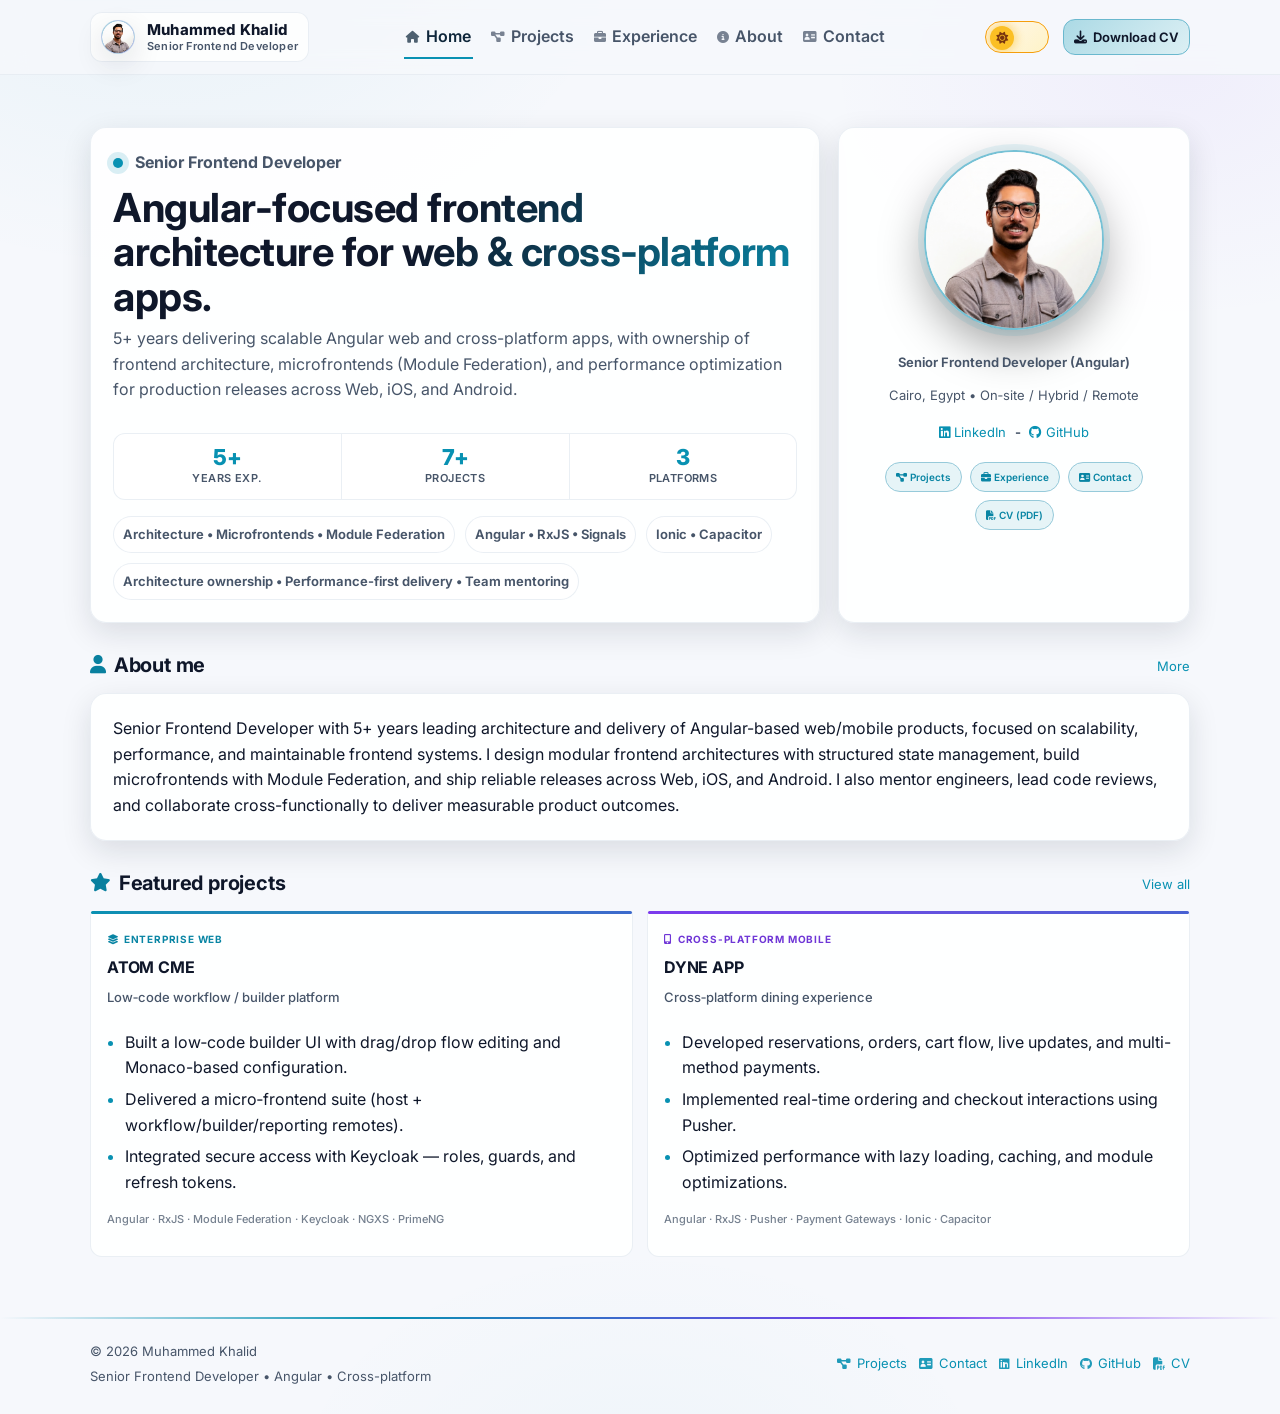
<file: index.html>
<!doctype html>
<html lang="en" data-theme="light">
  <head>
    <meta charset="utf-8" />
    <meta name="viewport" content="width=device-width, initial-scale=1" />
    <title>Muhammed Khalid | Senior Frontend Developer</title>
    <meta
      name="description"
      content="Senior Frontend Developer (Angular) with 5+ years of experience delivering scalable, high-performance web and cross-platform applications."
    />
    <meta property="og:type" content="website" />
    <meta property="og:url" content="https://muhammedkhaliidd.github.io/" />
    <meta
      property="og:title"
      content="Muhammed Khalid | Senior Frontend Developer"
    />
    <meta
      property="og:description"
      content="Senior Frontend Developer (Angular) with 5+ years of experience building scalable, high-performance web and cross-platform applications."
    />
    <meta
      property="og:image"
      content="https://muhammedkhaliidd.github.io/assets/img/headshot.png"
    />
    <meta property="og:image:alt" content="Muhammed Khalid portrait" />
    <meta name="twitter:card" content="summary_large_image" />
    <meta
      name="twitter:title"
      content="Muhammed Khalid | Senior Frontend Developer"
    />
    <meta
      name="twitter:description"
      content="Senior Frontend Developer (Angular) with 5+ years of experience building scalable, high-performance web and cross-platform applications."
    />
    <meta
      name="twitter:image"
      content="https://muhammedkhaliidd.github.io/assets/img/headshot.png"
    />
    <link rel="preconnect" href="https://fonts.googleapis.com" />
    <link
      href="https://fonts.googleapis.com/css2?family=Inter:ital,opsz,wght@0,14..32,400;0,14..32,500;0,14..32,600;0,14..32,700;0,14..32,800&display=swap"
      rel="stylesheet"
    />
    <link
      rel="stylesheet"
      href="https://cdnjs.cloudflare.com/ajax/libs/font-awesome/6.5.2/css/all.min.css"
    />
    <link rel="icon" type="image/png" href="assets/img/headshot.png" />
    <link rel="apple-touch-icon" href="assets/img/headshot.png" />
    <link rel="stylesheet" href="assets/css/styles.css" />
  </head>
  <body>
    <a class="skipLink" href="#content">Skip to content</a>

    <header class="siteHeader">
      <div class="container">
        <div class="navBar">
          <a class="brand" href="index.html">
            <span class="brandMark" aria-hidden="true">
              <img src="assets/img/headshot.png" alt="" />
            </span>
            <span class="brandText"
              ><span class="brandName">Muhammed Khalid</span
              ><span class="brandRole">Senior Frontend Developer</span></span
            >
          </a>

          <nav class="navLinks" aria-label="Primary">
            <a href="index.html">Home</a>
            <a href="projects.html">Projects</a>
            <a href="experience.html">Experience</a>
            <a href="about.html">About</a>
            <a href="contact.html">Contact</a>
          </nav>

          <div class="navActions">
            <button
              class="themeToggle"
              type="button"
              data-theme-toggle
              aria-pressed="false"
              aria-label="Switch to dark mode"
            >
              <span class="toggleTrack" aria-hidden="true">
                <span class="toggleStar"></span>
                <span class="toggleStar"></span>
                <span class="toggleStar"></span>
                <span class="toggleOrb">
                  <i
                    class="fa-solid fa-moon toggleOrbIcon toggleOrbIcon--moon"
                    aria-hidden="true"
                  ></i>
                  <i
                    class="fa-solid fa-sun toggleOrbIcon toggleOrbIcon--sun"
                    aria-hidden="true"
                  ></i>
                </span>
              </span>
            </button>
            <a
              class="btn btnPrimary"
              href="https://drive.google.com/uc?export=download&id=1ogMhPn9wdrZe2wG6lk75J7KMx99sVMgh"
              target="_blank"
              rel="noreferrer"
              >Download CV</a
            >
          </div>
        </div>
      </div>
    </header>

    <main id="content">
      <section class="hero">
        <div class="container">
          <div class="heroGrid">
            <div class="heroCard reveal">
              <div class="kicker">
                <span class="kickerDot" aria-hidden="true"></span> Senior
                Frontend Developer
              </div>
              <h1>
                Angular-focused frontend architecture for web & cross‑platform
                apps.
              </h1>
              <p class="subtitle">
                5+ years delivering scalable Angular web and cross-platform
                apps, with ownership of frontend architecture, microfrontends
                (Module Federation), and performance optimization for production
                releases across Web, iOS, and Android.
              </p>

              <div class="statsRow" aria-label="Career highlights">
                <div class="stat">
                  <span class="statNum">5+</span>
                  <span class="statLabel">Years exp.</span>
                </div>
                <div class="stat">
                  <span class="statNum">7+</span>
                  <span class="statLabel">Projects</span>
                </div>
                <div class="stat">
                  <span class="statNum">3</span>
                  <span class="statLabel">Platforms</span>
                </div>
              </div>

              <div class="pillRow" aria-label="Highlights">
                <span class="pill"
                  >Architecture • Microfrontends • Module Federation</span
                >
                <span class="pill">Angular • RxJS • Signals</span>
                <span class="pill">Ionic • Capacitor</span>
                <span class="pill"
                  >Architecture ownership • Performance-first delivery • Team
                  mentoring</span
                >
              </div>
            </div>

            <aside
              class="heroCard reveal"
              style="transition-delay: 0.1s"
              aria-label="Quick info"
            >
              <div class="avatarWrap">
                <img
                  class="avatar"
                  src="assets/img/headshot.png"
                  alt="Muhammed Khalid portrait"
                />
                <p class="avatarCaption small">
                  Senior Frontend Developer (Angular)
                </p>
                <p class="small" style="margin: 0; color: var(--muted)">
                  Cairo, Egypt • On‑site / Hybrid / Remote
                </p>
              </div>

              <div
                class="section"
                style="
                  margin-top: 16px;
                  display: flex;
                  flex-direction: column;
                  align-items: center;
                  gap: 10px;
                "
              >

                <p class="small" style="margin: 0px; color: var(--muted)">
                  <a
                    href="https://www.linkedin.com/in/muhammedkhaliid/"
                    target="_blank"
                    rel="noreferrer"
                    ><i class="fa-brands fa-linkedin" aria-hidden="true"></i>
                    LinkedIn</a
                  >
                  <span style="margin: 0px 5px; font-weight: bolder"> - </span>
                  <a
                    href="https://github.com/muhammedkhaliidd"
                    target="_blank"
                    rel="noreferrer"
                    ><i class="fa-brands fa-github" aria-hidden="true"></i>
                    GitHub</a
                  >
                </p>
                <div class="tagRow">
                  <a class="tag" href="projects.html"
                    ><i
                      class="fa-solid fa-diagram-project"
                      aria-hidden="true"
                    ></i>
                    Projects</a
                  >
                  <a class="tag" href="experience.html"
                    ><i class="fa-solid fa-briefcase" aria-hidden="true"></i>
                    Experience</a
                  >
                  <a class="tag" href="contact.html"
                    ><i class="fa-solid fa-address-card" aria-hidden="true"></i>
                    Contact</a
                  >
                  <a
                    class="tag"
                    href="https://drive.google.com/file/d/1ogMhPn9wdrZe2wG6lk75J7KMx99sVMgh/view?usp=sharing"
                    target="_blank"
                    rel="noreferrer"
                    ><i class="fa-solid fa-file-pdf" aria-hidden="true"></i> CV
                    (PDF)</a
                  >
                </div>
              </div>
            </aside>
          </div>

          <section
            class="section reveal"
            style="transition-delay: 0.05s"
            aria-label="About me"
          >
            <div class="sectionHeader">
              <h2 class="titleWithIcon">
                <i class="fa-solid fa-user titleIcon" aria-hidden="true"></i>
                About me
              </h2>
              <a class="small" href="about.html">More</a>
            </div>
            <div class="heroCard">
              <p style="margin: 0; color: var(--text)">
                Senior Frontend Developer with 5+ years leading architecture and
                delivery of Angular-based web/mobile products, focused on
                scalability, performance, and maintainable frontend systems. I
                design modular frontend architectures with structured state
                management, build microfrontends with Module Federation, and
                ship reliable releases across Web, iOS, and Android. I also
                mentor engineers, lead code reviews, and collaborate
                cross-functionally to deliver measurable product outcomes.
              </p>
            </div>
          </section>

          <section
            class="section reveal"
            style="transition-delay: 0.1s"
            aria-label="Featured projects"
          >
            <div class="sectionHeader">
              <h2 class="titleWithIcon">
                <i class="fa-solid fa-star titleIcon" aria-hidden="true"></i>
                Featured projects
              </h2>
              <a class="small" href="projects.html">View all</a>
            </div>
            <div class="grid2">
              <article
                class="card projectCard projectCard--web reveal"
                style="transition-delay: 0.05s"
              >
                <div class="projectCardTop">
                  <span class="projectType">
                    <i class="fa-solid fa-layer-group" aria-hidden="true"></i>
                    Enterprise Web
                  </span>
                </div>
                <h3 class="projectName">ATOM CME</h3>
                <p class="projectDesc">Low‑code workflow / builder platform</p>
                <ul class="list">
                  <li>
                    Built a low‑code builder UI with drag/drop flow editing and
                    Monaco-based configuration.
                  </li>
                  <li>
                    Delivered a micro‑frontend suite (host +
                    workflow/builder/reporting remotes).
                  </li>
                  <li>
                    Integrated secure access with Keycloak — roles, guards, and
                    refresh tokens.
                  </li>
                </ul>
                <p class="projectStack">
                  Angular · RxJS · Module Federation · Keycloak · NGXS · PrimeNG
                </p>
              </article>
              <article
                class="card projectCard projectCard--mobile reveal"
                style="transition-delay: 0.1s"
              >
                <div class="projectCardTop">
                  <span class="projectType projectType--mobile">
                    <i
                      class="fa-solid fa-mobile-screen-button"
                      aria-hidden="true"
                    ></i>
                    Cross-platform Mobile
                  </span>
                </div>
                <h3 class="projectName">DYNE APP</h3>
                <p class="projectDesc">Cross‑platform dining experience</p>
                <ul class="list">
                  <li>
                    Developed reservations, orders, cart flow, live updates, and
                    multi-method payments.
                  </li>
                  <li>
                    Implemented real-time ordering and checkout interactions
                    using Pusher.
                  </li>
                  <li>
                    Optimized performance with lazy loading, caching, and module
                    optimizations.
                  </li>
                </ul>
                <p class="projectStack">
                  Angular · RxJS · Pusher · Payment Gateways · Ionic · Capacitor
                </p>
              </article>
            </div>
          </section>
        </div>
      </section>
    </main>

    <footer class="siteFooter">
      <div class="container">
        <div class="footerRow">
          <div class="footerMeta">
            <div class="small">© <span id="y"></span> Muhammed Khalid</div>
            <div class="small footerTagline">
              Senior Frontend Developer • Angular • Cross-platform
            </div>
          </div>
          <div class="footerLinks small">
            <a href="projects.html">Projects</a>
            <a href="contact.html">Contact</a>
            <a
              href="https://www.linkedin.com/in/muhammedkhaliid/"
              target="_blank"
              rel="noreferrer"
              >LinkedIn</a
            >
            <a
              href="https://github.com/muhammedkhaliidd"
              target="_blank"
              rel="noreferrer"
              >GitHub</a
            >
            <a
              href="https://drive.google.com/file/d/1ogMhPn9wdrZe2wG6lk75J7KMx99sVMgh/view?usp=sharing"
              target="_blank"
              rel="noreferrer"
              >CV</a
            >
          </div>
        </div>
      </div>
      <script>
        document.getElementById("y").textContent = String(
          new Date().getFullYear(),
        );
      </script>
      <script src="assets/js/main.js"></script>
    </footer>
  </body>
</html>
</file>
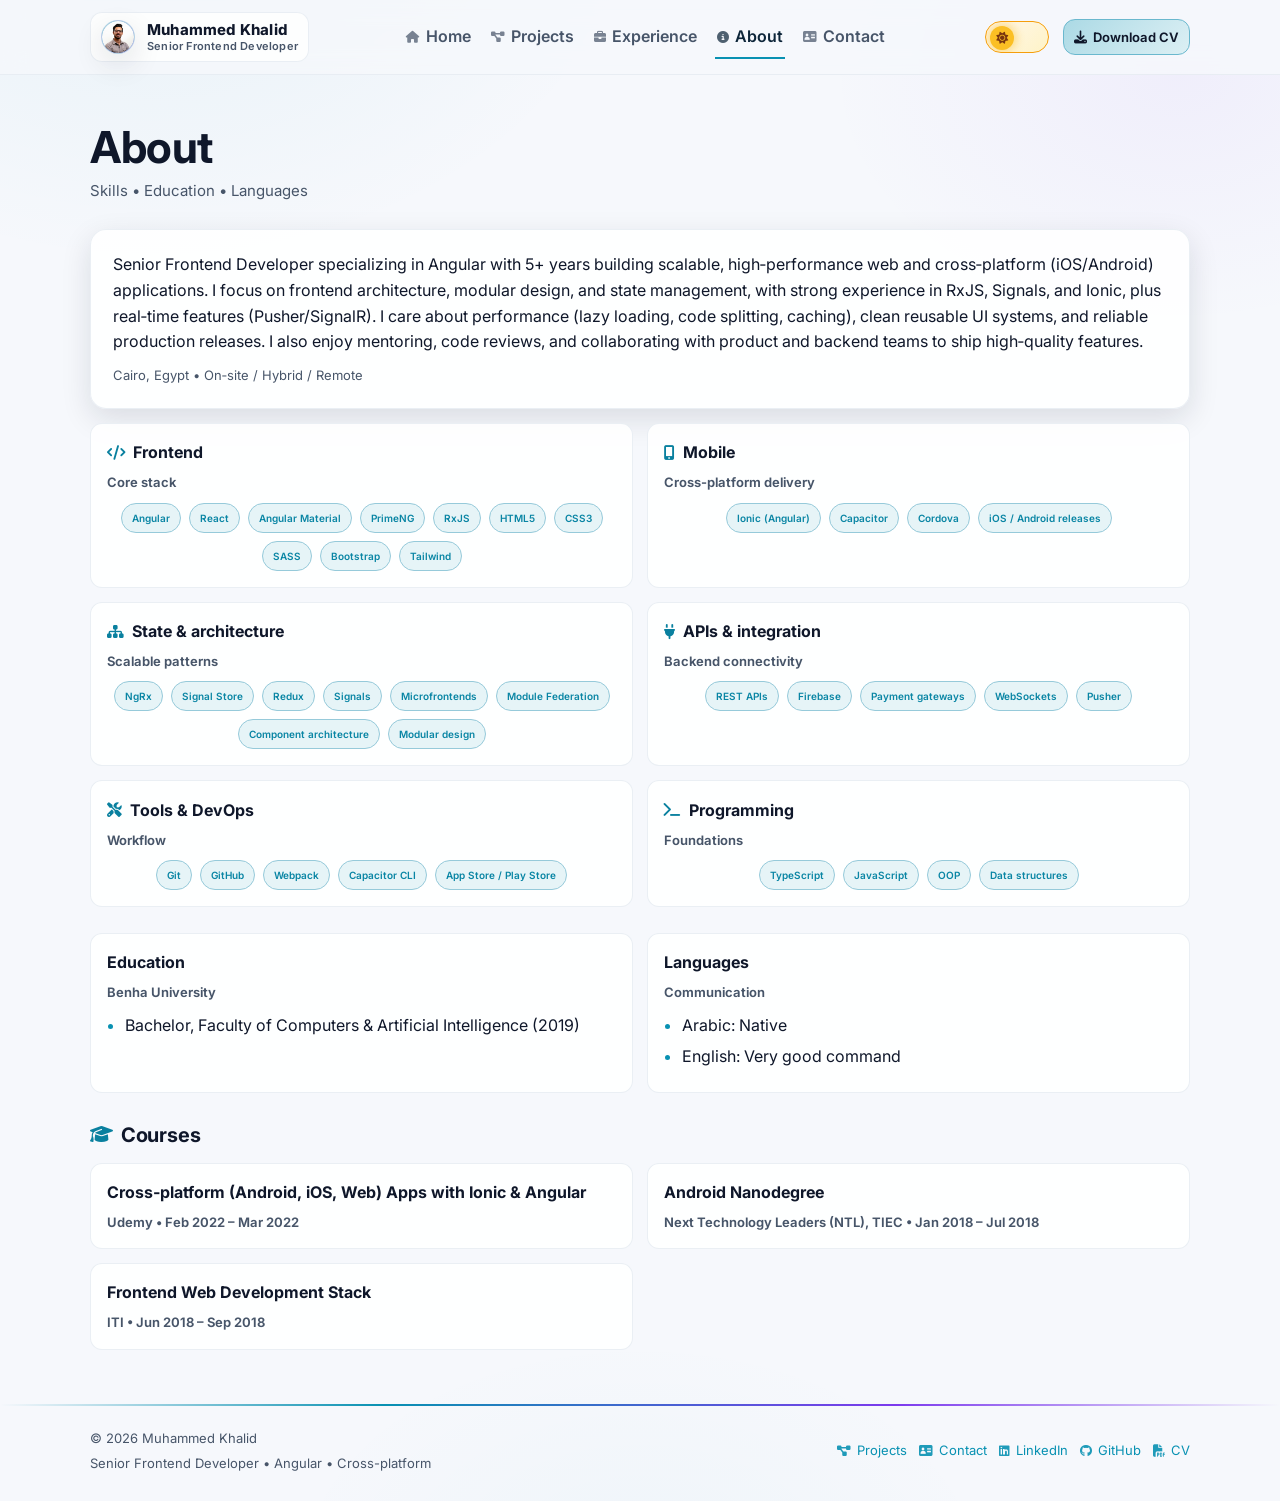
<file: about.html>
<!doctype html>
<html lang="en" data-theme="light">
  <head>
    <meta charset="utf-8" />
    <meta name="viewport" content="width=device-width, initial-scale=1" />
    <title>About | Muhammed Khalid</title>
    <meta name="description" content="Skills, education, and background." />
    <link rel="preconnect" href="https://fonts.googleapis.com" />
    <link
      href="https://fonts.googleapis.com/css2?family=Inter:ital,opsz,wght@0,14..32,400;0,14..32,500;0,14..32,600;0,14..32,700;0,14..32,800&display=swap"
      rel="stylesheet"
    />
    <link rel="stylesheet" href="https://cdnjs.cloudflare.com/ajax/libs/font-awesome/6.5.2/css/all.min.css" />
    <link rel="icon" type="image/png" href="assets/img/headshot.png" />
    <link rel="apple-touch-icon" href="assets/img/headshot.png" />
    <link rel="stylesheet" href="assets/css/styles.css" />
  </head>
  <body>
    <a class="skipLink" href="#content">Skip to content</a>

    <header class="siteHeader">
      <div class="container">
        <div class="navBar">
          <a class="brand" href="index.html">
            <span class="brandMark" aria-hidden="true">
              <img src="assets/img/headshot.png" alt="" />
            </span>
            <span class="brandText"><span class="brandName">Muhammed Khalid</span><span class="brandRole">Senior Frontend Developer</span></span>
          </a>

          <nav class="navLinks" aria-label="Primary">
            <a href="index.html">Home</a>
            <a href="projects.html">Projects</a>
            <a href="experience.html">Experience</a>
            <a href="about.html">About</a>
            <a href="contact.html">Contact</a>
          </nav>

          <div class="navActions">
            <button class="themeToggle" type="button" data-theme-toggle aria-pressed="false" aria-label="Switch to dark mode">
              <span class="toggleTrack" aria-hidden="true">
                <span class="toggleStar"></span>
                <span class="toggleStar"></span>
                <span class="toggleStar"></span>
                <span class="toggleOrb">
                  <i class="fa-solid fa-moon toggleOrbIcon toggleOrbIcon--moon" aria-hidden="true"></i>
                  <i class="fa-solid fa-sun  toggleOrbIcon toggleOrbIcon--sun"  aria-hidden="true"></i>
                </span>
              </span>
            </button>
            <a
              class="btn btnPrimary"
              href="https://drive.google.com/uc?export=download&id=1ogMhPn9wdrZe2wG6lk75J7KMx99sVMgh"
              target="_blank"
              rel="noreferrer"
              >Download CV</a
            >
          </div>
        </div>
      </div>
    </header>

    <main id="content">
      <div class="container">
        <div class="pageHero reveal">
          <h1 class="pageHeroTitle">About</h1>
          <p class="pageHeroSub">Skills • Education • Languages</p>
        </div>

        <section class="section">
          <div class="heroCard reveal" style="margin-bottom: 14px">
            <p style="margin: 0; color: var(--text)">
              Senior Frontend Developer specializing in Angular with 5+ years building scalable, high‑performance web and
              cross‑platform (iOS/Android) applications. I focus on frontend architecture, modular design, and state
              management, with strong experience in RxJS, Signals, and Ionic, plus real‑time features (Pusher/SignalR). I
              care about performance (lazy loading, code splitting, caching), clean reusable UI systems, and reliable
              production releases. I also enjoy mentoring, code reviews, and collaborating with product and backend teams
              to ship high‑quality features.
            </p>
            <p class="small" style="margin: 10px 0 0; color: var(--muted)">Cairo, Egypt • On‑site / Hybrid / Remote</p>
          </div>

          <div class="grid2">
            <article class="card reveal" style="transition-delay: 0.05s">
              <h3 class="titleWithIcon"><i class="fa-solid fa-code titleIcon" aria-hidden="true"></i> Frontend</h3>
              <div class="meta">Core stack</div>
              <div class="tagRow">
                <span class="tag">Angular</span>
                <span class="tag">React</span>
                <span class="tag">Angular Material</span>
                <span class="tag">PrimeNG</span>
                <span class="tag">RxJS</span>
                <span class="tag">HTML5</span>
                <span class="tag">CSS3</span>
                <span class="tag">SASS</span>
                <span class="tag">Bootstrap</span>
                <span class="tag">Tailwind</span>
              </div>
            </article>

            <article class="card reveal" style="transition-delay: 0.1s">
              <h3 class="titleWithIcon"><i class="fa-solid fa-mobile-screen-button titleIcon" aria-hidden="true"></i> Mobile</h3>
              <div class="meta">Cross-platform delivery</div>
              <div class="tagRow">
                <span class="tag">Ionic (Angular)</span>
                <span class="tag">Capacitor</span>
                <span class="tag">Cordova</span>
                <span class="tag">iOS / Android releases</span>
              </div>
            </article>

            <article class="card reveal" style="transition-delay: 0.05s">
              <h3 class="titleWithIcon"><i class="fa-solid fa-sitemap titleIcon" aria-hidden="true"></i> State & architecture</h3>
              <div class="meta">Scalable patterns</div>
              <div class="tagRow">
                <span class="tag">NgRx</span>
                <span class="tag">Signal Store</span>
                <span class="tag">Redux</span>
                <span class="tag">Signals</span>
                <span class="tag">Microfrontends</span>
                <span class="tag">Module Federation</span>
                <span class="tag">Component architecture</span>
                <span class="tag">Modular design</span>
              </div>
            </article>

            <article class="card reveal" style="transition-delay: 0.1s">
              <h3 class="titleWithIcon"><i class="fa-solid fa-plug titleIcon" aria-hidden="true"></i> APIs & integration</h3>
              <div class="meta">Backend connectivity</div>
              <div class="tagRow">
                <span class="tag">REST APIs</span>
                <span class="tag">Firebase</span>
                <span class="tag">Payment gateways</span>
                <span class="tag">WebSockets</span>
                <span class="tag">Pusher</span>
              </div>
            </article>

            <article class="card reveal" style="transition-delay: 0.05s">
              <h3 class="titleWithIcon"><i class="fa-solid fa-screwdriver-wrench titleIcon" aria-hidden="true"></i> Tools & DevOps</h3>
              <div class="meta">Workflow</div>
              <div class="tagRow">
                <span class="tag">Git</span>
                <span class="tag">GitHub</span>
                <span class="tag">Webpack</span>
                <span class="tag">Capacitor CLI</span>
                <span class="tag">App Store / Play Store</span>
              </div>
            </article>

            <article class="card reveal" style="transition-delay: 0.1s">
              <h3 class="titleWithIcon"><i class="fa-solid fa-terminal titleIcon" aria-hidden="true"></i> Programming</h3>
              <div class="meta">Foundations</div>
              <div class="tagRow">
                <span class="tag">TypeScript</span>
                <span class="tag">JavaScript</span>
                <span class="tag">OOP</span>
                <span class="tag">Data structures</span>
              </div>
            </article>
          </div>
        </section>

        <section class="section" aria-label="Education and languages">
          <div class="grid2">
            <article class="card reveal" style="transition-delay: 0.05s">
              <h3>Education</h3>
              <div class="meta">Benha University</div>
              <ul class="list">
                <li>Bachelor, Faculty of Computers & Artificial Intelligence (2019)</li>
              </ul>
            </article>
            <article class="card reveal" style="transition-delay: 0.1s">
              <h3>Languages</h3>
              <div class="meta">Communication</div>
              <ul class="list">
                <li>Arabic: Native</li>
                <li>English: Very good command</li>
              </ul>
            </article>
          </div>
        </section>

        <section class="section reveal" aria-label="Courses">
          <div class="sectionHeader">
            <h2 class="titleWithIcon">
              <i class="fa-solid fa-graduation-cap titleIcon" aria-hidden="true"></i>
              Courses
            </h2>
          </div>
          <div class="grid2">
            <article class="card reveal" style="transition-delay: 0.05s">
              <h3>Cross‑platform (Android, iOS, Web) Apps with Ionic & Angular</h3>
              <div class="meta">Udemy • Feb 2022 – Mar 2022</div>
            </article>
            <article class="card reveal" style="transition-delay: 0.1s">
              <h3>Android Nanodegree</h3>
              <div class="meta">Next Technology Leaders (NTL), TIEC • Jan 2018 – Jul 2018</div>
            </article>
            <article class="card reveal" style="transition-delay: 0.15s">
              <h3>Frontend Web Development Stack</h3>
              <div class="meta">ITI • Jun 2018 – Sep 2018</div>
            </article>
          </div>
        </section>
      </div>
    </main>

    <footer class="siteFooter">
      <div class="container">
        <div class="footerRow">
          <div class="footerMeta">
            <div class="small">© <span id="y"></span> Muhammed Khalid</div>
            <div class="small footerTagline">
              Senior Frontend Developer • Angular • Cross-platform
            </div>
          </div>
          <div class="footerLinks small">
            <a href="projects.html">Projects</a>
            <a href="contact.html">Contact</a>
            <a href="https://www.linkedin.com/in/muhammedkhaliid/" target="_blank" rel="noreferrer">LinkedIn</a>
            <a href="https://github.com/muhammedkhaliidd" target="_blank" rel="noreferrer">GitHub</a>
            <a
              href="https://drive.google.com/file/d/1ogMhPn9wdrZe2wG6lk75J7KMx99sVMgh/view?usp=sharing"
              target="_blank"
              rel="noreferrer"
              >CV</a
            >
          </div>
        </div>
      </div>
      <script>
        document.getElementById("y").textContent = String(new Date().getFullYear());
      </script>
      <script src="assets/js/main.js"></script>
    </footer>
  </body>
</html>
</file>
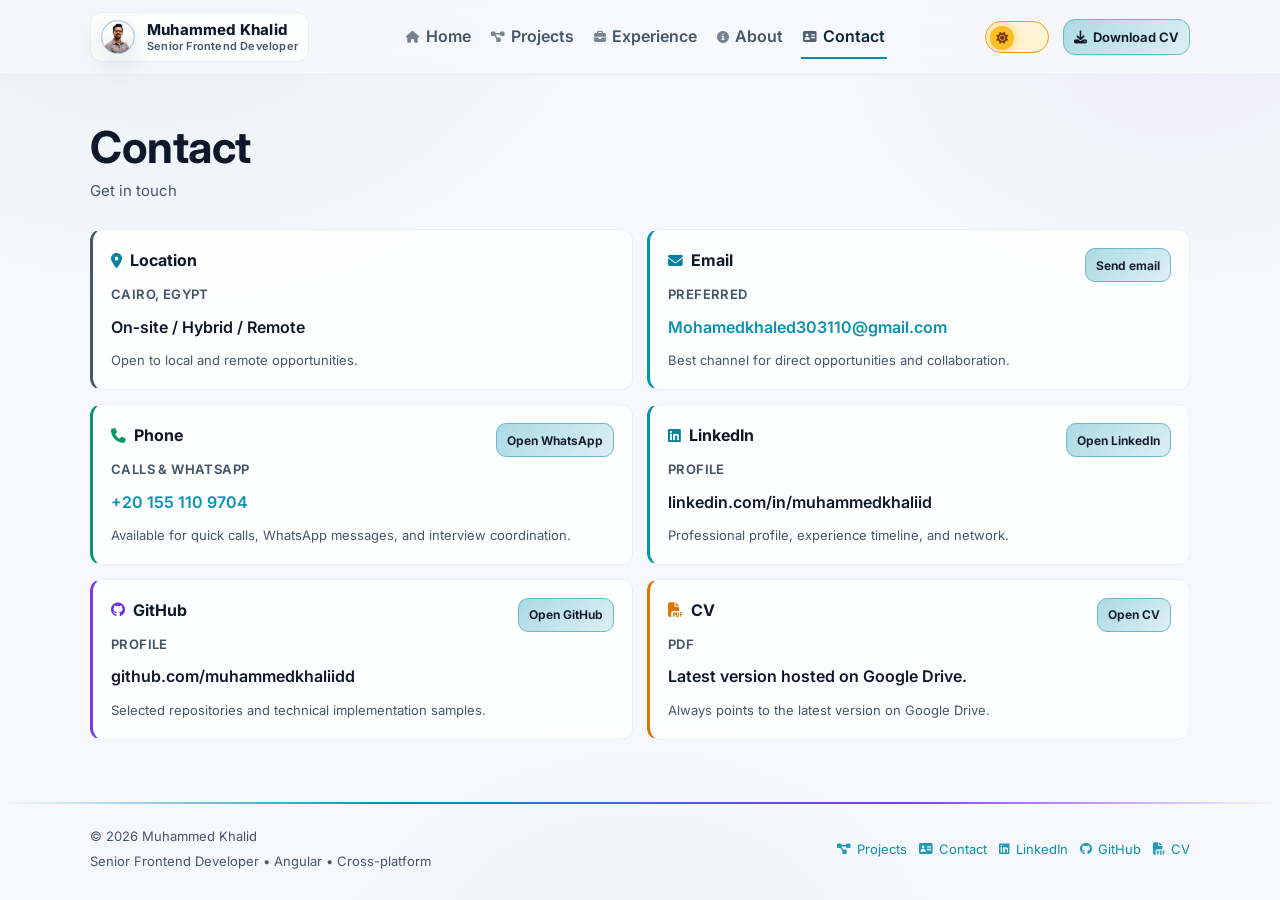
<file: contact.html>
<!doctype html>
<html lang="en" data-theme="light">
  <head>
    <meta charset="utf-8" />
    <meta name="viewport" content="width=device-width, initial-scale=1" />
    <title>Contact | Muhammed Khalid</title>
    <meta name="description" content="Contact details and links." />
    <link rel="preconnect" href="https://fonts.googleapis.com" />
    <link
      href="https://fonts.googleapis.com/css2?family=Inter:ital,opsz,wght@0,14..32,400;0,14..32,500;0,14..32,600;0,14..32,700;0,14..32,800&display=swap"
      rel="stylesheet"
    />
    <link rel="stylesheet" href="https://cdnjs.cloudflare.com/ajax/libs/font-awesome/6.5.2/css/all.min.css" />
    <link rel="icon" type="image/png" href="assets/img/headshot.png" />
    <link rel="apple-touch-icon" href="assets/img/headshot.png" />
    <link rel="stylesheet" href="assets/css/styles.css" />
  </head>
  <body>
    <a class="skipLink" href="#content">Skip to content</a>

    <header class="siteHeader">
      <div class="container">
        <div class="navBar">
          <a class="brand" href="index.html">
            <span class="brandMark" aria-hidden="true">
              <img src="assets/img/headshot.png" alt="" />
            </span>
            <span class="brandText"><span class="brandName">Muhammed Khalid</span><span class="brandRole">Senior Frontend Developer</span></span>
          </a>

          <nav class="navLinks" aria-label="Primary">
            <a href="index.html">Home</a>
            <a href="projects.html">Projects</a>
            <a href="experience.html">Experience</a>
            <a href="about.html">About</a>
            <a href="contact.html">Contact</a>
          </nav>

          <div class="navActions">
            <button class="themeToggle" type="button" data-theme-toggle aria-pressed="false" aria-label="Switch to dark mode">
              <span class="toggleTrack" aria-hidden="true">
                <span class="toggleStar"></span>
                <span class="toggleStar"></span>
                <span class="toggleStar"></span>
                <span class="toggleOrb">
                  <i class="fa-solid fa-moon toggleOrbIcon toggleOrbIcon--moon" aria-hidden="true"></i>
                  <i class="fa-solid fa-sun  toggleOrbIcon toggleOrbIcon--sun"  aria-hidden="true"></i>
                </span>
              </span>
            </button>
            <a
              class="btn btnPrimary"
              href="https://drive.google.com/uc?export=download&id=1ogMhPn9wdrZe2wG6lk75J7KMx99sVMgh"
              target="_blank"
              rel="noreferrer"
              >Download CV</a
            >
          </div>
        </div>
      </div>
    </header>

    <main id="content">
      <div class="container">
        <div class="pageHero reveal">
          <h1 class="pageHeroTitle">Contact</h1>
          <p class="pageHeroSub">Get in touch</p>
        </div>

        <section class="section">
          <div class="grid2">
            <article class="card contactCard contactCard--location reveal" style="transition-delay: 0.05s">
              <h3 class="titleWithIcon"><i class="fa-solid fa-location-dot titleIcon" aria-hidden="true"></i>Location</h3>
              <div class="meta">Cairo, Egypt</div>
              <p class="contactValue">On‑site / Hybrid / Remote</p>
              <p class="small contactNote">Open to local and remote opportunities.</p>
            </article>

            <article class="card contactCard hasAction contactCard--email reveal" style="transition-delay: 0.1s">
              <p class="contactActionTop">
                <a class="btn btnPrimary" href="mailto:Mohamedkhaled303110@gmail.com">Send email</a>
              </p>
              <h3 class="titleWithIcon"><i class="fa-solid fa-envelope titleIcon" aria-hidden="true"></i>Email</h3>
              <div class="meta">Preferred</div>
              <p class="contactValue">
                <a href="mailto:Mohamedkhaled303110@gmail.com">Mohamedkhaled303110@gmail.com</a>
              </p>
              <p class="small contactNote">
                Best channel for direct opportunities and collaboration.
              </p>
            </article>

            <article class="card contactCard hasAction contactCard--phone reveal" style="transition-delay: 0.05s">
              <p class="contactActionTop">
                <a class="btn btnPrimary" href="https://wa.me/201551109704" target="_blank" rel="noreferrer">Open WhatsApp</a>
              </p>
              <h3 class="titleWithIcon"><i class="fa-solid fa-phone titleIcon" aria-hidden="true"></i>Phone</h3>
              <div class="meta">Calls & WhatsApp</div>
              <p class="contactValue">
                <a href="tel:+201551109704">+20 155 110 9704</a>
              </p>
              <p class="small contactNote">
                Available for quick calls, WhatsApp messages, and interview coordination.
              </p>
            </article>

            <article class="card contactCard hasAction contactCard--linkedin reveal" style="transition-delay: 0.1s">
              <p class="contactActionTop">
                <a class="btn btnPrimary" href="https://www.linkedin.com/in/muhammedkhaliid/" target="_blank" rel="noreferrer"
                  >Open LinkedIn</a
                >
              </p>
              <h3 class="titleWithIcon"><i class="fa-brands fa-linkedin titleIcon" aria-hidden="true"></i>LinkedIn</h3>
              <div class="meta">Profile</div>
              <p class="contactValue">
                linkedin.com/in/muhammedkhaliid
              </p>
              <p class="small contactNote">
                Professional profile, experience timeline, and network.
              </p>
            </article>

            <article class="card contactCard hasAction contactCard--github reveal" style="transition-delay: 0.05s">
              <p class="contactActionTop">
                <a class="btn btnPrimary" href="https://github.com/muhammedkhaliidd" target="_blank" rel="noreferrer"
                  >Open GitHub</a
                >
              </p>
              <h3 class="titleWithIcon"><i class="fa-brands fa-github titleIcon" aria-hidden="true"></i>GitHub</h3>
              <div class="meta">Profile</div>
              <p class="contactValue">
                github.com/muhammedkhaliidd
              </p>
              <p class="small contactNote">
                Selected repositories and technical implementation samples.
              </p>
            </article>

            <article class="card contactCard hasAction contactCard--cv reveal" style="transition-delay: 0.1s">
              <p class="contactActionTop">
                <a
                  class="btn btnPrimary"
                  href="https://drive.google.com/file/d/1ogMhPn9wdrZe2wG6lk75J7KMx99sVMgh/view?usp=sharing"
                  target="_blank"
                  rel="noreferrer"
                  >Open CV</a
                >
              </p>
              <h3 class="titleWithIcon"><i class="fa-solid fa-file-pdf titleIcon" aria-hidden="true"></i>CV</h3>
              <div class="meta">PDF</div>
              <p class="contactValue">
                Latest version hosted on Google Drive.
              </p>
              <p class="small contactNote">
                Always points to the latest version on Google Drive.
              </p>
            </article>
          </div>
        </section>
      </div>
    </main>

    <footer class="siteFooter">
      <div class="container">
        <div class="footerRow">
          <div class="footerMeta">
            <div class="small">© <span id="y"></span> Muhammed Khalid</div>
            <div class="small footerTagline">
              Senior Frontend Developer • Angular • Cross-platform
            </div>
          </div>
          <div class="footerLinks small">
            <a href="projects.html">Projects</a>
            <a href="contact.html">Contact</a>
            <a href="https://www.linkedin.com/in/muhammedkhaliid/" target="_blank" rel="noreferrer">LinkedIn</a>
            <a href="https://github.com/muhammedkhaliidd" target="_blank" rel="noreferrer">GitHub</a>
            <a
              href="https://drive.google.com/file/d/1ogMhPn9wdrZe2wG6lk75J7KMx99sVMgh/view?usp=sharing"
              target="_blank"
              rel="noreferrer"
              >CV</a
            >
          </div>
        </div>
      </div>
      <script>
        document.getElementById("y").textContent = String(new Date().getFullYear());
      </script>
      <script src="assets/js/main.js"></script>
    </footer>
  </body>
</html>
</file>
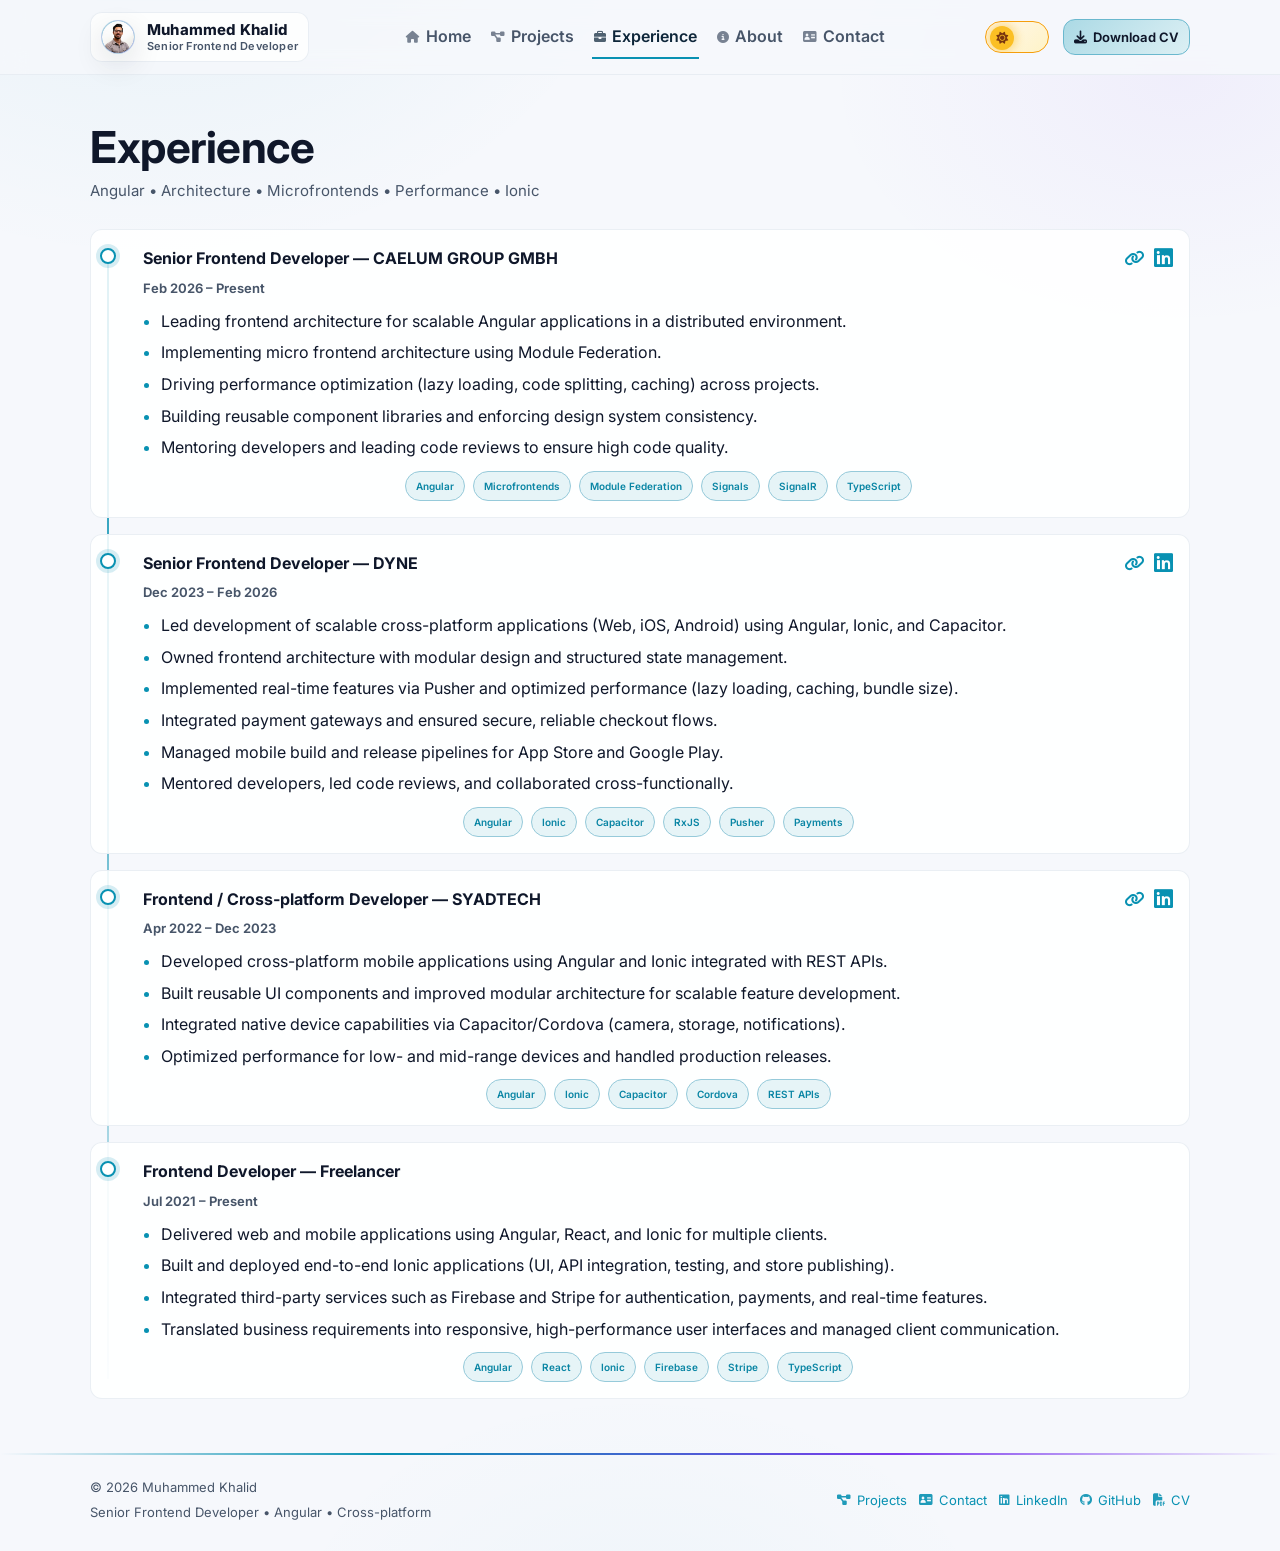
<file: experience.html>
<!doctype html>
<html lang="en" data-theme="light">
  <head>
    <meta charset="utf-8" />
    <meta name="viewport" content="width=device-width, initial-scale=1" />
    <title>Experience | Muhammed Khalid</title>
    <meta
      name="description"
      content="Professional experience and responsibilities."
    />
    <link rel="preconnect" href="https://fonts.googleapis.com" />
    <link
      href="https://fonts.googleapis.com/css2?family=Inter:ital,opsz,wght@0,14..32,400;0,14..32,500;0,14..32,600;0,14..32,700;0,14..32,800&display=swap"
      rel="stylesheet"
    />
    <link
      rel="stylesheet"
      href="https://cdnjs.cloudflare.com/ajax/libs/font-awesome/6.5.2/css/all.min.css"
    />
    <link rel="icon" type="image/png" href="assets/img/headshot.png" />
    <link rel="apple-touch-icon" href="assets/img/headshot.png" />
    <link rel="stylesheet" href="assets/css/styles.css" />
  </head>
  <body>
    <a class="skipLink" href="#content">Skip to content</a>

    <header class="siteHeader">
      <div class="container">
        <div class="navBar">
          <a class="brand" href="index.html">
            <span class="brandMark" aria-hidden="true">
              <img src="assets/img/headshot.png" alt="" />
            </span>
            <span class="brandText"
              ><span class="brandName">Muhammed Khalid</span
              ><span class="brandRole">Senior Frontend Developer</span></span
            >
          </a>

          <nav class="navLinks" aria-label="Primary">
            <a href="index.html">Home</a>
            <a href="projects.html">Projects</a>
            <a href="experience.html">Experience</a>
            <a href="about.html">About</a>
            <a href="contact.html">Contact</a>
          </nav>

          <div class="navActions">
            <button class="themeToggle" type="button" data-theme-toggle aria-pressed="false" aria-label="Switch to dark mode">
              <span class="toggleTrack" aria-hidden="true">
                <span class="toggleStar"></span>
                <span class="toggleStar"></span>
                <span class="toggleStar"></span>
                <span class="toggleOrb">
                  <i class="fa-solid fa-moon toggleOrbIcon toggleOrbIcon--moon" aria-hidden="true"></i>
                  <i class="fa-solid fa-sun  toggleOrbIcon toggleOrbIcon--sun"  aria-hidden="true"></i>
                </span>
              </span>
            </button>
            <a
              class="btn btnPrimary"
              href="https://drive.google.com/uc?export=download&id=1ogMhPn9wdrZe2wG6lk75J7KMx99sVMgh"
              target="_blank"
              rel="noreferrer"
              >Download CV</a
            >
          </div>
        </div>
      </div>
    </header>

    <main id="content">
      <div class="container">
        <div class="pageHero reveal">
          <h1 class="pageHeroTitle">Experience</h1>
          <p class="pageHeroSub">
            Angular • Architecture • Microfrontends • Performance • Ionic
          </p>
        </div>

        <section class="section">
          <div class="timeline">
            <article
              class="card timelineItem reveal"
              style="transition-delay: 0.05s"
            >
              <div class="expCardHead">
                <h3>Senior Frontend Developer — CAELUM GROUP GMBH</h3>
                <div class="expCompanyLinks">
                  <a class="expCompanyLinkTop" href="https://www.caelumgroup.mx/en" target="_blank" rel="noreferrer" aria-label="CAELUM GROUP GMBH website"><i class="fa-solid fa-link" aria-hidden="true"></i></a>
                  <a class="expCompanyLinkTop" href="https://www.linkedin.com/company/caelumgroup/posts/?feedView=all" target="_blank" rel="noreferrer" aria-label="CAELUM GROUP GMBH on LinkedIn"><i class="fa-brands fa-linkedin" aria-hidden="true"></i></a>
                </div>
              </div>
              <div class="meta">Feb 2026 – Present</div>
              <ul class="list">
                <li>
                  Leading frontend architecture for scalable Angular
                  applications in a distributed environment.
                </li>
                <li>
                  Implementing micro frontend architecture using Module
                  Federation.
                </li>
                <li>
                  Driving performance optimization (lazy loading, code
                  splitting, caching) across projects.
                </li>
                <li>
                  Building reusable component libraries and enforcing design
                  system consistency.
                </li>
                <li>
                  Mentoring developers and leading code reviews to ensure high
                  code quality.
                </li>
              </ul>
              <div class="tagRow">
                <span class="tag">Angular</span>
                <span class="tag">Microfrontends</span>
                <span class="tag">Module Federation</span>
                <span class="tag">Signals</span>
                <span class="tag">SignalR</span>
                <span class="tag">TypeScript</span>
              </div>
            </article>

            <article
              class="card timelineItem reveal"
              style="transition-delay: 0.1s"
            >
              <div class="expCardHead">
                <h3>Senior Frontend Developer — DYNE</h3>
                <div class="expCompanyLinks">
                  <a class="expCompanyLinkTop" href="https://www.dynenow.com/" target="_blank" rel="noreferrer" aria-label="DYNE website"><i class="fa-solid fa-link" aria-hidden="true"></i></a>
                  <a class="expCompanyLinkTop" href="https://www.linkedin.com/company/dynesocialapp/posts/?feedView=all" target="_blank" rel="noreferrer" aria-label="DYNE on LinkedIn"><i class="fa-brands fa-linkedin" aria-hidden="true"></i></a>
                </div>
              </div>
              <div class="meta">Dec 2023 – Feb 2026</div>
              <ul class="list">
                <li>
                  Led development of scalable cross-platform applications (Web,
                  iOS, Android) using Angular, Ionic, and Capacitor.
                </li>
                <li>
                  Owned frontend architecture with modular design and structured
                  state management.
                </li>
                <li>
                  Implemented real-time features via Pusher and optimized
                  performance (lazy loading, caching, bundle size).
                </li>
                <li>
                  Integrated payment gateways and ensured secure, reliable
                  checkout flows.
                </li>
                <li>
                  Managed mobile build and release pipelines for App Store and
                  Google Play.
                </li>
                <li>
                  Mentored developers, led code reviews, and collaborated
                  cross-functionally.
                </li>
              </ul>
              <div class="tagRow">
                <span class="tag">Angular</span>
                <span class="tag">Ionic</span>
                <span class="tag">Capacitor</span>
                <span class="tag">RxJS</span>
                <span class="tag">Pusher</span>
                <span class="tag">Payments</span>
              </div>
            </article>

            <article
              class="card timelineItem reveal"
              style="transition-delay: 0.15s"
            >
              <div class="expCardHead">
                <h3>Frontend / Cross‑platform Developer — SYADTECH</h3>
                <div class="expCompanyLinks">
                  <a class="expCompanyLinkTop" href="https://syadtech.com/" target="_blank" rel="noreferrer" aria-label="SYADTECH website"><i class="fa-solid fa-link" aria-hidden="true"></i></a>
                  <a class="expCompanyLinkTop" href="https://www.linkedin.com/company/syadtech/posts/?feedView=all" target="_blank" rel="noreferrer" aria-label="SYADTECH on LinkedIn"><i class="fa-brands fa-linkedin" aria-hidden="true"></i></a>
                </div>
              </div>
              <div class="meta">Apr 2022 – Dec 2023</div>
              <ul class="list">
                <li>
                  Developed cross-platform mobile applications using Angular and
                  Ionic integrated with REST APIs.
                </li>
                <li>
                  Built reusable UI components and improved modular architecture
                  for scalable feature development.
                </li>
                <li>
                  Integrated native device capabilities via Capacitor/Cordova
                  (camera, storage, notifications).
                </li>
                <li>
                  Optimized performance for low- and mid-range devices and
                  handled production releases.
                </li>
              </ul>
              <div class="tagRow">
                <span class="tag">Angular</span>
                <span class="tag">Ionic</span>
                <span class="tag">Capacitor</span>
                <span class="tag">Cordova</span>
                <span class="tag">REST APIs</span>
              </div>
            </article>

            <article
              class="card timelineItem reveal"
              style="transition-delay: 0.2s"
            >
              <h3>Frontend Developer — Freelancer</h3>
              <div class="meta">Jul 2021 – Present</div>
              <ul class="list">
                <li>
                  Delivered web and mobile applications using Angular, React,
                  and Ionic for multiple clients.
                </li>
                <li>
                  Built and deployed end-to-end Ionic applications (UI, API
                  integration, testing, and store publishing).
                </li>
                <li>
                  Integrated third-party services such as Firebase and Stripe
                  for authentication, payments, and real-time features.
                </li>
                <li>
                  Translated business requirements into responsive,
                  high-performance user interfaces and managed client
                  communication.
                </li>
              </ul>
              <div class="tagRow">
                <span class="tag">Angular</span>
                <span class="tag">React</span>
                <span class="tag">Ionic</span>
                <span class="tag">Firebase</span>
                <span class="tag">Stripe</span>
                <span class="tag">TypeScript</span>
              </div>
            </article>
          </div>
        </section>
      </div>
    </main>

    <footer class="siteFooter">
      <div class="container">
        <div class="footerRow">
          <div class="footerMeta">
            <div class="small">© <span id="y"></span> Muhammed Khalid</div>
            <div class="small footerTagline">
              Senior Frontend Developer • Angular • Cross-platform
            </div>
          </div>
          <div class="footerLinks small">
            <a href="projects.html">Projects</a>
            <a href="contact.html">Contact</a>
            <a
              href="https://www.linkedin.com/in/muhammedkhaliid/"
              target="_blank"
              rel="noreferrer"
              >LinkedIn</a
            >
            <a
              href="https://github.com/muhammedkhaliidd"
              target="_blank"
              rel="noreferrer"
              >GitHub</a
            >
            <a
              href="https://drive.google.com/file/d/1ogMhPn9wdrZe2wG6lk75J7KMx99sVMgh/view?usp=sharing"
              target="_blank"
              rel="noreferrer"
              >CV</a
            >
          </div>
        </div>
      </div>
      <script>
        document.getElementById("y").textContent = String(
          new Date().getFullYear(),
        );
      </script>
      <script src="assets/js/main.js"></script>
    </footer>
  </body>
</html>
</file>
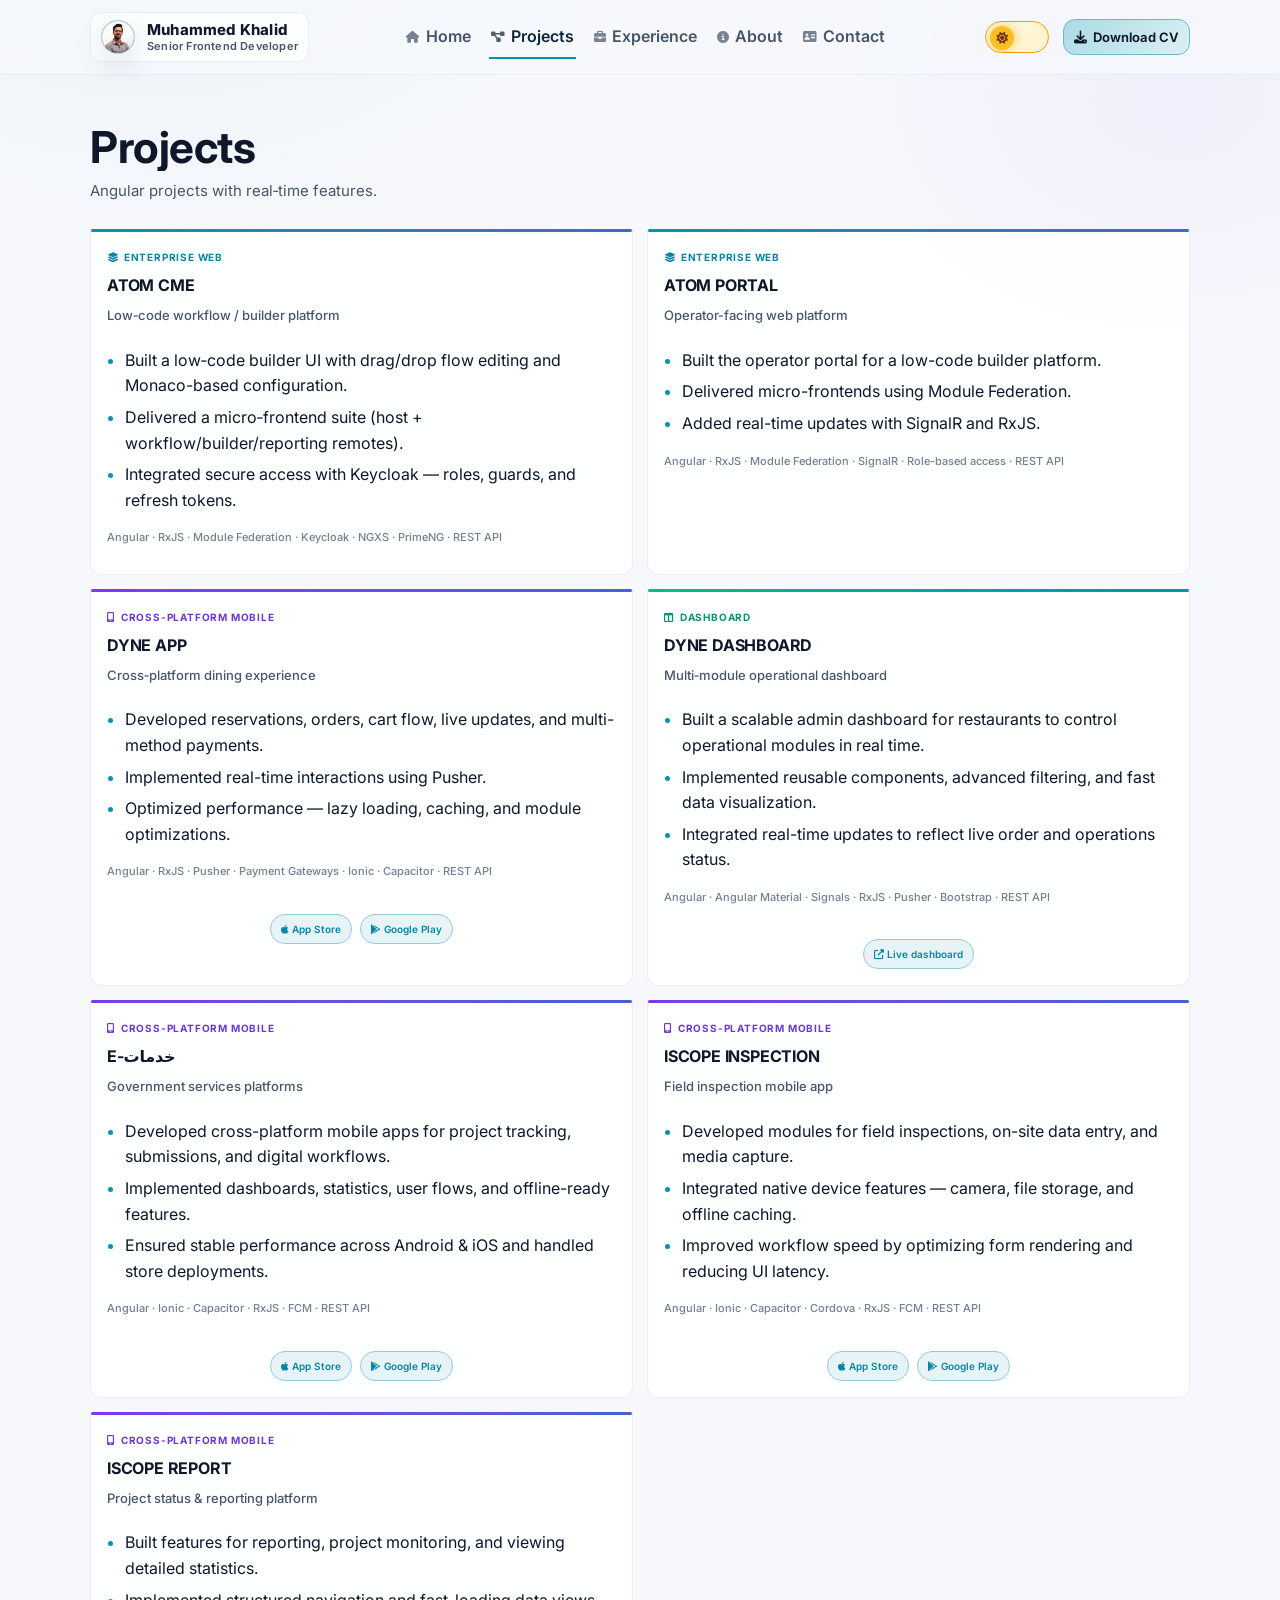
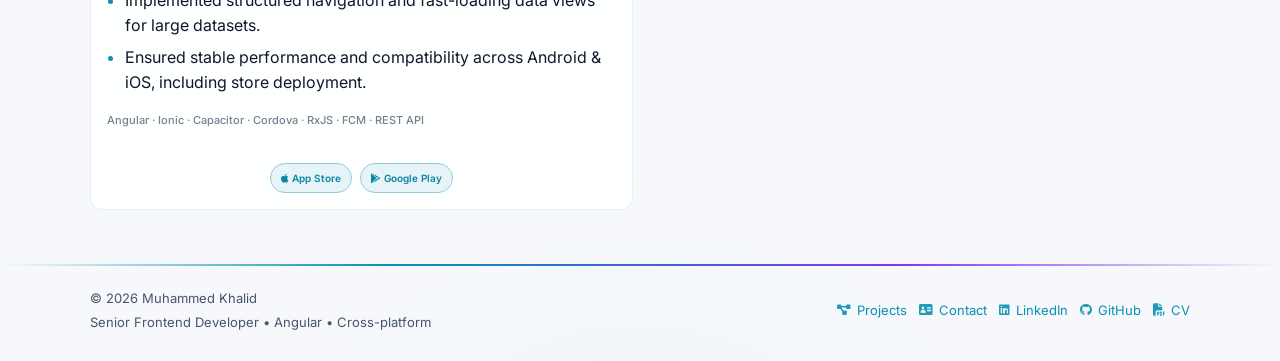
<file: projects.html>
<!doctype html>
<html lang="en" data-theme="light">
  <head>
    <meta charset="utf-8" />
    <meta name="viewport" content="width=device-width, initial-scale=1" />
    <title>Projects | Muhammed Khalid</title>
    <meta name="description" content="Selected projects and highlights." />
    <link rel="preconnect" href="https://fonts.googleapis.com" />
    <link
      href="https://fonts.googleapis.com/css2?family=Inter:ital,opsz,wght@0,14..32,400;0,14..32,500;0,14..32,600;0,14..32,700;0,14..32,800&display=swap"
      rel="stylesheet"
    />
    <link rel="stylesheet" href="https://cdnjs.cloudflare.com/ajax/libs/font-awesome/6.5.2/css/all.min.css" />
    <link rel="icon" type="image/png" href="assets/img/headshot.png" />
    <link rel="apple-touch-icon" href="assets/img/headshot.png" />
    <link rel="stylesheet" href="assets/css/styles.css" />
  </head>
  <body>
    <a class="skipLink" href="#content">Skip to content</a>

    <header class="siteHeader">
      <div class="container">
        <div class="navBar">
          <a class="brand" href="index.html">
            <span class="brandMark" aria-hidden="true">
              <img src="assets/img/headshot.png" alt="" />
            </span>
            <span class="brandText"><span class="brandName">Muhammed Khalid</span><span class="brandRole">Senior Frontend Developer</span></span>
          </a>

          <nav class="navLinks" aria-label="Primary">
            <a href="index.html">Home</a>
            <a href="projects.html">Projects</a>
            <a href="experience.html">Experience</a>
            <a href="about.html">About</a>
            <a href="contact.html">Contact</a>
          </nav>

          <div class="navActions">
            <button class="themeToggle" type="button" data-theme-toggle aria-pressed="false" aria-label="Switch to dark mode">
              <span class="toggleTrack" aria-hidden="true">
                <span class="toggleStar"></span>
                <span class="toggleStar"></span>
                <span class="toggleStar"></span>
                <span class="toggleOrb">
                  <i class="fa-solid fa-moon toggleOrbIcon toggleOrbIcon--moon" aria-hidden="true"></i>
                  <i class="fa-solid fa-sun  toggleOrbIcon toggleOrbIcon--sun"  aria-hidden="true"></i>
                </span>
              </span>
            </button>
            <a
              class="btn btnPrimary"
              href="https://drive.google.com/uc?export=download&id=1ogMhPn9wdrZe2wG6lk75J7KMx99sVMgh"
              target="_blank"
              rel="noreferrer"
              >Download CV</a
            >
          </div>
        </div>
      </div>
    </header>

    <main id="content">
      <div class="container">
        <div class="pageHero reveal">
          <h1 class="pageHeroTitle">Projects</h1>
          <p class="pageHeroSub">Angular projects with real‑time features.</p>
        </div>

        <section class="section">
          <div class="grid2">

            <!-- ATOM CME -->
            <article class="card projectCard projectCard--web reveal" style="transition-delay: 0.05s">
              <div class="projectCardTop">
                <span class="projectType">
                  <i class="fa-solid fa-layer-group" aria-hidden="true"></i>
                  Enterprise Web
                </span>
              </div>
              <h3 class="projectName">ATOM CME</h3>
              <p class="projectDesc">Low‑code workflow / builder platform</p>
              <ul class="list">
                <li>Built a low‑code builder UI with drag/drop flow editing and Monaco-based configuration.</li>
                <li>Delivered a micro‑frontend suite (host + workflow/builder/reporting remotes).</li>
                <li>Integrated secure access with Keycloak — roles, guards, and refresh tokens.</li>
              </ul>
              <p class="projectStack">Angular · RxJS · Module Federation · Keycloak · NGXS · PrimeNG · REST API</p>
            </article>

            <!-- ATOM PORTAL -->
            <article class="card projectCard projectCard--web reveal" style="transition-delay: 0.1s">
              <div class="projectCardTop">
                <span class="projectType">
                  <i class="fa-solid fa-layer-group" aria-hidden="true"></i>
                  Enterprise Web
                </span>
              </div>
              <h3 class="projectName">ATOM PORTAL</h3>
              <p class="projectDesc">Operator-facing web platform</p>
              <ul class="list">
                <li>Built the operator portal for a low-code builder platform.</li>
                <li>Delivered micro-frontends using Module Federation.</li>
                <li>Added real-time updates with SignalR and RxJS.</li>
              </ul>
              <p class="projectStack">Angular · RxJS · Module Federation · SignalR · Role-based access · REST API</p>
            </article>

            <!-- DYNE APP -->
            <article class="card projectCard projectCard--mobile reveal" style="transition-delay: 0.05s">
              <div class="projectCardTop">
                <span class="projectType projectType--mobile">
                  <i class="fa-solid fa-mobile-screen-button" aria-hidden="true"></i>
                  Cross-platform Mobile
                </span>
              </div>
              <h3 class="projectName">DYNE APP</h3>
              <p class="projectDesc">Cross‑platform dining experience</p>
              <ul class="list">
                <li>Developed reservations, orders, cart flow, live updates, and multi-method payments.</li>
                <li>Implemented real-time interactions using Pusher.</li>
                <li>Optimized performance — lazy loading, caching, and module optimizations.</li>
              </ul>
              <p class="projectStack">Angular · RxJS · Pusher · Payment Gateways · Ionic · Capacitor · REST API</p>
              <div class="tagRow projectLinks" aria-label="DYNE app links">
                <a class="tag" href="https://apps.apple.com/eg/app/dyne/id1664928675" target="_blank" rel="noreferrer"
                  ><i class="fa-brands fa-apple" aria-hidden="true"></i> App Store</a>
                <a class="tag" href="https://play.google.com/store/apps/details?id=com.dynedigital.app" target="_blank" rel="noreferrer"
                  ><i class="fa-brands fa-google-play" aria-hidden="true"></i> Google Play</a>
              </div>
            </article>

            <!-- DYNE DASHBOARD -->
            <article class="card projectCard projectCard--dashboard reveal" style="transition-delay: 0.1s">
              <div class="projectCardTop">
                <span class="projectType projectType--dashboard">
                  <i class="fa-solid fa-table-columns" aria-hidden="true"></i>
                  Dashboard
                </span>
              </div>
              <h3 class="projectName">DYNE DASHBOARD</h3>
              <p class="projectDesc">Multi‑module operational dashboard</p>
              <ul class="list">
                <li>Built a scalable admin dashboard for restaurants to control operational modules in real time.</li>
                <li>Implemented reusable components, advanced filtering, and fast data visualization.</li>
                <li>Integrated real-time updates to reflect live order and operations status.</li>
              </ul>
              <p class="projectStack">Angular · Angular Material · Signals · RxJS · Pusher · Bootstrap · REST API</p>
              <div class="tagRow projectLinks" aria-label="DYNE dashboard links">
                <a class="tag" href="https://dashboard.dyneapp.io/auth" target="_blank" rel="noreferrer"
                  ><i class="fa-solid fa-up-right-from-square" aria-hidden="true"></i> Live dashboard</a>
              </div>
            </article>

            <!-- E-خدمات -->
            <article class="card projectCard projectCard--mobile reveal" style="transition-delay: 0.05s">
              <div class="projectCardTop">
                <span class="projectType projectType--mobile">
                  <i class="fa-solid fa-mobile-screen-button" aria-hidden="true"></i>
                  Cross-platform Mobile
                </span>
              </div>
              <h3 class="projectName">E-خدمات</h3>
              <p class="projectDesc">Government services platforms</p>
              <ul class="list">
                <li>Developed cross-platform mobile apps for project tracking, submissions, and digital workflows.</li>
                <li>Implemented dashboards, statistics, user flows, and offline-ready features.</li>
                <li>Ensured stable performance across Android & iOS and handled store deployments.</li>
              </ul>
              <p class="projectStack">Angular · Ionic · Capacitor · RxJS · FCM · REST API</p>
              <div class="tagRow projectLinks" aria-label="E-Khadamat app links">
                <a class="tag" href="https://apps.apple.com/eg/app/e-%D8%AE%D8%AF%D9%85%D8%A7%D8%AA/id1635048131" target="_blank" rel="noreferrer"
                  ><i class="fa-brands fa-apple" aria-hidden="true"></i> App Store</a>
                <a class="tag" href="https://play.google.com/store/apps/details?id=com.asyadcapital.ekhadamat" target="_blank" rel="noreferrer"
                  ><i class="fa-brands fa-google-play" aria-hidden="true"></i> Google Play</a>
              </div>
            </article>

            <!-- ISCOPE INSPECTION -->
            <article class="card projectCard projectCard--mobile reveal" style="transition-delay: 0.1s">
              <div class="projectCardTop">
                <span class="projectType projectType--mobile">
                  <i class="fa-solid fa-mobile-screen-button" aria-hidden="true"></i>
                  Cross-platform Mobile
                </span>
              </div>
              <h3 class="projectName">ISCOPE INSPECTION</h3>
              <p class="projectDesc">Field inspection mobile app</p>
              <ul class="list">
                <li>Developed modules for field inspections, on-site data entry, and media capture.</li>
                <li>Integrated native device features — camera, file storage, and offline caching.</li>
                <li>Improved workflow speed by optimizing form rendering and reducing UI latency.</li>
              </ul>
              <p class="projectStack">Angular · Ionic · Capacitor · Cordova · RxJS · FCM · REST API</p>
              <div class="tagRow projectLinks" aria-label="ISCOPE inspection app links">
                <a class="tag" href="https://apps.apple.com/eg/app/iscope-inspection/id1564464064" target="_blank" rel="noreferrer"
                  ><i class="fa-brands fa-apple" aria-hidden="true"></i> App Store</a>
                <a class="tag" href="https://play.google.com/store/apps/details?id=asyadcapital.com.iscopeinspection2cross" target="_blank" rel="noreferrer"
                  ><i class="fa-brands fa-google-play" aria-hidden="true"></i> Google Play</a>
              </div>
            </article>

            <!-- ISCOPE REPORT -->
            <article class="card projectCard projectCard--mobile reveal" style="transition-delay: 0.05s">
              <div class="projectCardTop">
                <span class="projectType projectType--mobile">
                  <i class="fa-solid fa-mobile-screen-button" aria-hidden="true"></i>
                  Cross-platform Mobile
                </span>
              </div>
              <h3 class="projectName">ISCOPE REPORT</h3>
              <p class="projectDesc">Project status & reporting platform</p>
              <ul class="list">
                <li>Built features for reporting, project monitoring, and viewing detailed statistics.</li>
                <li>Implemented structured navigation and fast-loading data views for large datasets.</li>
                <li>Ensured stable performance and compatibility across Android & iOS, including store deployment.</li>
              </ul>
              <p class="projectStack">Angular · Ionic · Capacitor · Cordova · RxJS · FCM · REST API</p>
              <div class="tagRow projectLinks" aria-label="ISCOPE report app links">
                <a class="tag" href="https://apps.apple.com/eg/app/iscope-report/id1539323076" target="_blank" rel="noreferrer"
                  ><i class="fa-brands fa-apple" aria-hidden="true"></i> App Store</a>
                <a class="tag" href="https://play.google.com/store/apps/details?id=com.asyadcapital.iscopereport2cross" target="_blank" rel="noreferrer"
                  ><i class="fa-brands fa-google-play" aria-hidden="true"></i> Google Play</a>
              </div>
            </article>

          </div>
        </section>
      </div>
    </main>

    <footer class="siteFooter">
      <div class="container">
        <div class="footerRow">
          <div class="footerMeta">
            <div class="small">© <span id="y"></span> Muhammed Khalid</div>
            <div class="small footerTagline">
              Senior Frontend Developer • Angular • Cross-platform
            </div>
          </div>
          <div class="footerLinks small">
            <a href="projects.html">Projects</a>
            <a href="contact.html">Contact</a>
            <a href="https://www.linkedin.com/in/muhammedkhaliid/" target="_blank" rel="noreferrer">LinkedIn</a>
            <a href="https://github.com/muhammedkhaliidd" target="_blank" rel="noreferrer">GitHub</a>
            <a
              href="https://drive.google.com/file/d/1ogMhPn9wdrZe2wG6lk75J7KMx99sVMgh/view?usp=sharing"
              target="_blank"
              rel="noreferrer"
              >CV</a
            >
          </div>
        </div>
      </div>
      <script>
        document.getElementById("y").textContent = String(
          new Date().getFullYear(),
        );
      </script>
      <script src="assets/js/main.js"></script>
    </footer>
  </body>
</html>
</file>
<file: assets/css/styles.css>
/* Dark-default theme (Option A: Slate + Cyan) */

:root {
  --bg: #0b1220;
  --surface: #111b2e;
  --text: #e6edf7;
  --muted: #9aa7bd;
  --border: #22304a;
  --accent: #22d3ee;
  --accentHover: #06b6d4;
  --purple: #7c3aed;

  --shadow: 0 10px 30px rgba(0, 0, 0, 0.35);
  --radius: 16px;
  --radiusSm: 12px;

  --maxW: 1100px;
  --gutter: 20px;

  --easeOut: cubic-bezier(0.2, 0.8, 0.2, 1);
  --durFast: 140ms;
  --dur: 220ms;
  --lift: translateY(-1px);
}

html[data-theme="dark"] {
  color-scheme: dark;
}

html[data-theme="light"] {
  color-scheme: light;
  --bg: #f6f8fc;
  --surface: #ffffff;
  --text: #0f172a;
  --muted: #475569;
  --border: #e2e8f0;
  --accent: #0891b2;
  --accentHover: #0e7490;
  --shadow: 0 10px 30px rgba(15, 23, 42, 0.12);
}

*,
*::before,
*::after {
  box-sizing: border-box;
}

body {
  margin: 0;
  display: flex;
  flex-direction: column;
  min-height: 100vh;
  font-family: 'Inter', ui-sans-serif, system-ui, -apple-system, Segoe UI, Roboto, Helvetica, Arial,
    "Apple Color Emoji", "Segoe UI Emoji";
  background:
    radial-gradient(900px 700px at 12% -8%, rgba(34, 211, 238, 0.15), transparent 55%),
    radial-gradient(700px 500px at 92% 5%, rgba(124, 58, 237, 0.11), transparent 50%),
    radial-gradient(600px 400px at 50% 105%, rgba(34, 211, 238, 0.06), transparent 60%),
    var(--bg);
  color: var(--text);
  line-height: 1.6;
}

html[data-theme="light"] body {
  background:
    radial-gradient(900px 700px at 12% -8%, rgba(8, 145, 178, 0.07), transparent 55%),
    radial-gradient(700px 500px at 92% 5%, rgba(124, 58, 237, 0.05), transparent 50%),
    radial-gradient(600px 400px at 50% 105%, rgba(8, 145, 178, 0.03), transparent 60%),
    var(--bg);
}

img {
  max-width: 100%;
  display: block;
}

a {
  color: var(--accent);
  text-decoration: none;
}

a:hover {
  color: var(--accentHover);
  text-decoration: underline;
}

/* Subtle motion defaults */
.brand,
.navLinks a,
.btn,
.tag,
.card,
.heroCard,
.brandMark,
.avatar {
  transition:
    transform var(--dur) var(--easeOut),
    box-shadow var(--dur) var(--easeOut),
    background-color var(--dur) var(--easeOut),
    border-color var(--dur) var(--easeOut),
    color var(--durFast) var(--easeOut),
    opacity var(--durFast) var(--easeOut);
}

.container {
  width: min(var(--maxW), calc(100% - (var(--gutter) * 2)));
  margin-inline: auto;
}

.skipLink {
  position: absolute;
  left: -999px;
  top: 0;
  padding: 10px 12px;
  background: var(--surface);
  color: var(--text);
  border: 1px solid var(--border);
  border-radius: 999px;
  z-index: 9999;
}
.skipLink:focus {
  left: 12px;
  top: 12px;
}

/* ── Header ─────────────────────────────────────────────────────── */

.siteHeader {
  position: sticky;
  top: 0;
  z-index: 1000;
  backdrop-filter: blur(12px);
  background: color-mix(in srgb, var(--bg) 82%, transparent);
  border-bottom: 1px solid color-mix(in srgb, var(--border) 70%, transparent);
}

.navBar {
  display: flex;
  align-items: center;
  justify-content: space-between;
  padding: 12px 0;
  gap: 12px;
}

.brand {
  display: inline-flex;
  align-items: center;
  gap: 12px;
  padding: 7px 10px;
  border-radius: 12px;
  border: 1px solid color-mix(in srgb, var(--border) 70%, transparent);
  background: color-mix(in srgb, var(--surface) 82%, transparent);
  font-weight: 750;
  letter-spacing: 0.2px;
  color: var(--text);
}

.brandText {
  display: grid;
  line-height: 1.1;
  gap: 2px;
}

.brandName {
  font-size: 15px;
  font-weight: 760;
  letter-spacing: 0.2px;
}

.brandRole {
  font-size: 11px;
  font-weight: 600;
  color: var(--muted);
}

.brandMark {
  width: 34px;
  height: 34px;
  border-radius: 999px;
  background: linear-gradient(135deg, var(--accent), color-mix(in srgb, var(--accent) 45%, var(--purple)));
  box-shadow: var(--shadow);
  overflow: hidden;
  border: 1px solid color-mix(in srgb, var(--border) 75%, transparent);
  display: grid;
  place-items: center;
}

.brandMark img {
  width: 100%;
  height: 100%;
  object-fit: cover;
  transform: scale(1.03);
}

.brand:hover .brandMark {
  transform: translateY(-1px) scale(1.03);
  border-color: color-mix(in srgb, var(--accent) 55%, var(--border));
}

.brand:hover .brandName {
  color: color-mix(in srgb, var(--text) 85%, var(--accent));
}

.brand:hover {
  text-decoration: none;
  border-color: color-mix(in srgb, var(--accent) 40%, var(--border));
  box-shadow: 0 8px 22px rgba(0, 0, 0, 0.22);
}

.navLinks {
  display: flex;
  align-items: center;
  gap: 16px;
  flex-wrap: wrap;
}

.navLinks a {
  color: var(--muted);
  font-weight: 600;
  padding: 9px 2px 8px;
  border-radius: 0;
  display: inline-flex;
  align-items: center;
  gap: 6px;
  border-bottom: 2px solid transparent;
}

.navLinks a::before {
  font-family: "Font Awesome 6 Free", sans-serif;
  font-weight: 700;
  font-size: 12px;
  line-height: 1;
  opacity: 0.72;
}

.navLinks a[href="index.html"]::before {
  content: "\f015";
}

.navLinks a[href="projects.html"]::before {
  content: "\f542";
}

.navLinks a[href="experience.html"]::before {
  content: "\f0b1";
}

.navLinks a[href="about.html"]::before {
  content: "\f05a";
}

.navLinks a[href="contact.html"]::before {
  content: "\f2bb";
}

.navLinks a:focus-visible {
  text-decoration: none;
  color: var(--text);
  border-bottom-color: var(--accent);
  outline: none;
}

@media (hover: hover) {
  .navLinks a:hover {
    text-decoration: none;
    color: var(--text);
    border-bottom-color: color-mix(in srgb, var(--accent) 45%, var(--border));
    background: transparent;
  }
}

.navLinks a[aria-current="page"] {
  color: color-mix(in srgb, var(--text) 88%, var(--accent));
  border-bottom-color: var(--accent);
  text-decoration: none;
}

.navActions {
  display: flex;
  align-items: center;
  gap: 10px;
}

/* ── Buttons ─────────────────────────────────────────────────────── */

.btn {
  appearance: none;
  border: 1px solid color-mix(in srgb, var(--border) 75%, transparent);
  background: color-mix(in srgb, var(--surface) 88%, transparent);
  color: var(--text);
  padding: 9px 12px;
  border-radius: 12px;
  font-weight: 650;
  font-family: inherit;
  cursor: pointer;
  display: inline-flex;
  align-items: center;
  gap: 6px;
}

/* ── Theme toggle (creative sun / moon slider) ─────────────────── */

.themeToggle {
  appearance: none;
  background: none;
  border: none;
  padding: 4px;
  cursor: pointer;
  display: inline-flex;
  align-items: center;
  border-radius: 999px;
}

.themeToggle:focus-visible {
  outline: 2px solid var(--accent);
  outline-offset: 2px;
}

.toggleTrack {
  position: relative;
  width: 64px;
  height: 32px;
  border-radius: 999px;
  overflow: hidden;
  border: 1.5px solid;
  transition:
    background 400ms var(--easeOut),
    border-color 400ms var(--easeOut),
    box-shadow 400ms var(--easeOut);
}

html[data-theme="dark"] .toggleTrack {
  background: #0a1628;
  border-color: color-mix(in srgb, var(--accent) 35%, var(--border));
}

html[data-theme="light"] .toggleTrack {
  background: linear-gradient(135deg, #fff7ed 0%, #fef3c7 100%);
  border-color: #f59e0b;
}

.themeToggle:hover .toggleTrack {
  box-shadow: 0 0 0 3px color-mix(in srgb, var(--accent) 18%, transparent);
}

html[data-theme="light"] .themeToggle:hover .toggleTrack {
  box-shadow: 0 0 0 3px rgba(245, 158, 11, 0.22);
}

/* Stars */
.toggleStar {
  position: absolute;
  border-radius: 50%;
  background: rgba(220, 233, 248, 0.9);
  pointer-events: none;
  transition:
    opacity 350ms var(--easeOut),
    transform 400ms cubic-bezier(0.34, 1.56, 0.64, 1);
}

.toggleStar:nth-child(1) { width: 3px; height: 3px; top: 8px;  left: 8px;  }
.toggleStar:nth-child(2) { width: 2px; height: 2px; top: 18px; left: 13px; }
.toggleStar:nth-child(3) { width: 2px; height: 2px; top: 10px; left: 20px; }

html[data-theme="dark"]  .toggleStar { opacity: 0.85; transform: scale(1); }
html[data-theme="light"] .toggleStar { opacity: 0;    transform: scale(0); }

/* Sliding orb */
.toggleOrb {
  position: absolute;
  top: 4px;
  width: 24px;
  height: 24px;
  border-radius: 50%;
  display: grid;
  place-items: center;
  transition:
    left 420ms cubic-bezier(0.34, 1.56, 0.64, 1),
    background 380ms var(--easeOut),
    box-shadow 380ms var(--easeOut);
}

/* Moon (dark mode) — dark navy orb, icon pops in cyan */
html[data-theme="dark"] .toggleOrb {
  left: 36px;
  background: #0f1c30;
  box-shadow:
    0 0 0 1px rgba(34, 211, 238, 0.2),
    0 2px 8px rgba(34, 211, 238, 0.18);
}

/* Sun (light mode) — golden orb with warm glow */
html[data-theme="light"] .toggleOrb {
  left: 4px;
  background: #fbbf24;
  box-shadow: 0 0 8px 3px rgba(251, 191, 36, 0.45);
}

/* Icons inside orb */
.toggleOrbIcon {
  position: absolute;
  font-size: 12px;
  line-height: 1;
  transition:
    opacity 220ms var(--easeOut),
    transform 280ms var(--easeOut);
}

html[data-theme="dark"] .toggleOrbIcon--moon {
  opacity: 1;
  transform: scale(1) rotate(0deg);
  color: var(--accent);
}

html[data-theme="dark"] .toggleOrbIcon--sun {
  opacity: 0;
  transform: scale(0) rotate(90deg);
}

html[data-theme="light"] .toggleOrbIcon--sun {
  opacity: 1;
  transform: scale(1) rotate(0deg);
  color: #78350f;
}

html[data-theme="light"] .toggleOrbIcon--moon {
  opacity: 0;
  transform: scale(0) rotate(-90deg);
}

@media (prefers-reduced-motion: reduce) {
  .toggleTrack,
  .toggleOrb,
  .toggleStar,
  .toggleOrbIcon {
    transition: none !important;
  }
}

.siteHeader .btnPrimary::before {
  content: "\f019";
  font-family: "Font Awesome 6 Free", sans-serif;
  font-weight: 900;
  font-size: 13px;
}

.siteHeader .btnPrimary {
  font-size: 13px;
  padding: 7px 10px;
}

.btn:hover {
  border-color: color-mix(in srgb, var(--accent) 55%, var(--border));
  transform: var(--lift);
  box-shadow: 0 10px 22px rgba(0, 0, 0, 0.18);
}

.btnPrimary {
  border-color: color-mix(in srgb, var(--accent) 55%, var(--border));
  background: linear-gradient(
    135deg,
    color-mix(in srgb, var(--accent) 34%, var(--surface)),
    color-mix(in srgb, var(--accent) 14%, var(--surface))
  );
}

.btnPrimary:hover {
  border-color: var(--accent);
  box-shadow: 0 16px 40px color-mix(in srgb, var(--accent) 16%, rgba(0, 0, 0, 0.35));
}

/* ── Main layout ─────────────────────────────────────────────────── */

main {
  flex: 1;
  padding: 34px 0 54px;
}

/* ── Page hero (inner pages) ─────────────────────────────────────── */

.pageHero {
  padding: 14px 0 0;
}

.pageHeroTitle {
  font-size: clamp(28px, 4vw, 44px);
  margin: 0 0 8px;
  line-height: 1.1;
  letter-spacing: -0.5px;
}

.pageHeroSub {
  margin: 0;
  color: var(--muted);
  font-size: 15px;
}

/* ── Hero section ────────────────────────────────────────────────── */

.hero {
  padding: 18px 0 6px;
}

.heroGrid {
  display: grid;
  grid-template-columns: 1.35fr 0.65fr;
  gap: 18px;
  align-items: stretch;
}

.avatarWrap {
  display: grid;
  gap: 12px;
  justify-items: center;
  text-align: center;
}

.avatar {
  width: 180px;
  aspect-ratio: 1 / 1;
  border-radius: 999px;
  object-fit: cover;
  border: 2px solid color-mix(in srgb, var(--accent) 55%, transparent);
  box-shadow:
    0 0 0 6px color-mix(in srgb, var(--accent) 9%, transparent),
    0 18px 45px rgba(0, 0, 0, 0.35);
  animation: avatarBreath 3.5s ease-in-out infinite;
  margin-bottom: 10px;
}

.avatar:hover {
  transform: translateY(-2px);
  box-shadow:
    0 0 0 6px color-mix(in srgb, var(--accent) 16%, transparent),
    0 22px 58px rgba(0, 0, 0, 0.42);
  animation: none;
}

@keyframes avatarBreath {
  0%, 100% {
    box-shadow:
      0 0 0 4px color-mix(in srgb, var(--accent) 7%,  transparent),
      0 18px 45px rgba(0, 0, 0, 0.35);
  }
  50% {
    box-shadow:
      0 0 0 9px color-mix(in srgb, var(--accent) 15%, transparent),
      0 18px 45px rgba(0, 0, 0, 0.35);
  }
}

.avatarCaption {
  margin: 0;
  color: var(--muted);
  font-weight: 650;
}

.heroCard {
  background: color-mix(in srgb, var(--surface) 88%, transparent);
  border: 1px solid color-mix(in srgb, var(--border) 70%, transparent);
  border-radius: var(--radius);
  box-shadow: var(--shadow);
  padding: 22px;
  height: 100%;
  display: flex;
  flex-direction: column;
}

.heroCard:hover {
  transform: translateY(-0.5px);
  border-color: color-mix(in srgb, var(--accent) 28%, var(--border));
  box-shadow:
    0 0 0 1px color-mix(in srgb, var(--accent) 10%, transparent),
    0 20px 48px rgba(0, 0, 0, 0.28);
}

/* ── Kicker ──────────────────────────────────────────────────────── */

.kicker {
  display: inline-flex;
  align-items: center;
  gap: 12px;
  font-weight: 700;
  color: var(--muted);
}

.kickerDot {
  width: 10px;
  height: 10px;
  border-radius: 999px;
  background: var(--accent);
  box-shadow: 0 0 0 6px color-mix(in srgb, var(--accent) 15%, transparent);
  animation: kickerPing 2s ease-out infinite;
}

@keyframes kickerPing {
  0% {
    box-shadow:
      0 0 0 0   color-mix(in srgb, var(--accent) 35%, transparent),
      0 0 0 6px color-mix(in srgb, var(--accent) 15%, transparent);
  }
  100% {
    box-shadow:
      0 0 0 14px color-mix(in srgb, var(--accent) 0%,  transparent),
      0 0 0 6px  color-mix(in srgb, var(--accent) 15%, transparent);
  }
}

/* ── Headings ────────────────────────────────────────────────────── */

h1 {
  margin: 10px 0 6px;
  line-height: 1.12;
  letter-spacing: -0.5px;
  font-size: clamp(26px, 3.8vw, 40px);
  background: linear-gradient(135deg, var(--text) 45%, var(--accent));
  -webkit-background-clip: text;
  -webkit-text-fill-color: transparent;
  background-clip: text;
}

/* pageHeroTitle inherits h1 gradient via the .pageHeroTitle selector */

.subtitle {
  margin: 0 0 14px;
  color: var(--muted);
  font-size: 16px;
}

/* ── Stats row ───────────────────────────────────────────────────── */

.statsRow {
  display: flex;
  gap: 0;
  margin: 16px 0 0;
  border: 1px solid color-mix(in srgb, var(--border) 70%, transparent);
  border-radius: var(--radiusSm);
  overflow: hidden;
  background: color-mix(in srgb, var(--surface) 50%, transparent);
}

.stat {
  flex: 1;
  display: flex;
  flex-direction: column;
  align-items: center;
  justify-content: center;
  padding: 12px 8px;
  gap: 2px;
  border-right: 1px solid color-mix(in srgb, var(--border) 70%, transparent);
}

.stat:last-child {
  border-right: none;
}

.statNum {
  font-size: 22px;
  font-weight: 800;
  line-height: 1;
  color: var(--accent);
  letter-spacing: -0.5px;
}

.statLabel {
  font-size: 11px;
  font-weight: 600;
  color: var(--muted);
  text-transform: uppercase;
  letter-spacing: 0.4px;
}

/* ── Pills ───────────────────────────────────────────────────────── */

.pillRow {
  display: flex;
  gap: 10px;
  flex-wrap: wrap;
  margin-top: 16px;
}

.pill {
  display: inline-flex;
  align-items: center;
  gap: 8px;
  padding: 7px 9px;
  border-radius: 999px;
  border: 1px solid color-mix(in srgb, var(--border) 70%, transparent);
  background: color-mix(in srgb, var(--surface) 85%, transparent);
  color: var(--muted);
  font-weight: 650;
  font-size: 13px;
}

/* ── Sections ────────────────────────────────────────────────────── */

.section {
  margin-top: 26px;
}

.sectionHeader {
  display: flex;
  align-items: baseline;
  justify-content: space-between;
  gap: 16px;
  margin-bottom: 12px;
}

.sectionHeader h2 {
  margin: 0;
  font-size: 20px;
  letter-spacing: -0.2px;
}

.titleWithIcon {
  display: inline-flex;
  align-items: center;
  gap: 8px;
}

.titleIcon {
  color: color-mix(in srgb, var(--accent) 86%, var(--text));
  font-size: 0.92em;
}

/* ── Cards ───────────────────────────────────────────────────────── */

.grid2 {
  display: grid;
  grid-template-columns: 1fr 1fr;
  gap: 14px;
}

.card {
  background: color-mix(in srgb, var(--surface) 88%, transparent);
  border: 1px solid color-mix(in srgb, var(--border) 70%, transparent);
  border-radius: var(--radiusSm);
  padding: 16px;
}

.card:hover {
  transform: var(--lift);
  border-color: color-mix(in srgb, var(--accent) 40%, var(--border));
  box-shadow:
    0 0 0 1px color-mix(in srgb, var(--accent) 14%, transparent),
    0 16px 40px rgba(0, 0, 0, 0.26);
}

.card h3 {
  margin: 0 0 6px;
  font-size: 16px;
}

/* ── Project cards ────────────────────────────────────────────────── */

.projectCard {
  position: relative;
  display: flex;
  flex-direction: column;
  padding-top: 20px;
  border-top: none;
  border-radius: 4px 4px var(--radiusSm) var(--radiusSm);
}

/* Gradient accent bar at card top */
.projectCard::before {
  content: '';
  position: absolute;
  top: 0; left: 0; right: 0;
  height: 3px;
  background: linear-gradient(90deg, var(--accent), color-mix(in srgb, var(--accent) 55%, var(--purple)));
  transition: opacity var(--dur) var(--easeOut);
  border-radius: 4px;
}

.projectCard--mobile::before {
  background: linear-gradient(90deg, var(--purple), color-mix(in srgb, var(--purple) 55%, var(--accent)));
}

.projectCard--dashboard::before {
  background: linear-gradient(90deg, #10b981, var(--accent));
}

.projectCard:hover::before {
  opacity: 0.75;
}

/* Type badge */
.projectCardTop {
  display: flex;
  align-items: center;
  margin-bottom: 8px;
}

.projectType {
  display: inline-flex;
  align-items: center;
  gap: 5px;
  font-size: 10px;
  font-weight: 700;
  text-transform: uppercase;
  letter-spacing: 0.8px;
  color: color-mix(in srgb, var(--accent) 90%, var(--text));
}

.projectType--mobile {
  color: color-mix(in srgb, var(--purple) 88%, var(--text));
}

.projectType--dashboard {
  color: #10b981;
}

html[data-theme="light"] .projectType--dashboard {
  color: #059669;
}

/* Card title split */
.projectName {
  margin: 0 0 3px;
  font-size: 16px;
  font-weight: 700;
  letter-spacing: -0.2px;
}

.projectDesc {
  margin: 0 0 6px;
  font-size: 13px;
  color: var(--muted);
  font-weight: 500;
}

/* Tech stack line at bottom */
.projectStack {
  margin-top: 10px;
  font-size: 11px;
  color: color-mix(in srgb, var(--muted) 75%, transparent);
  font-weight: 500;
  line-height: 1.6;
}

/* Store / live links pushed to bottom */
.projectLinks {
  margin-top: auto;
  padding-top: 12px;
}

/* ── Experience card head ─────────────────────────────────────────── */

.expCardHead {
  display: flex;
  align-items: flex-start;
  justify-content: space-between;
  gap: 12px;
  margin: 0 0 6px;
}

.expCardHead h3 {
  margin: 0;
  flex: 1;
  min-width: 0;
  font-size: 16px;
}

.expCompanyLinkTop {
  flex-shrink: 0;
  color: var(--accent);
  font-size: 22px;
  line-height: 1;
  text-decoration: none;
  margin-top: 1px;
}

.expCompanyLinkTop:hover {
  color: var(--accentHover);
  text-decoration: none;
}

.expCompanyLinks {
  display: flex;
  align-items: center;
  gap: 10px;
  flex-shrink: 0;
}

.expCompanyLinks a:first-child {
  font-size: 16px;
}

/* ── Timeline (experience page) ──────────────────────────────────── */

.timeline {
  display: flex;
  flex-direction: column;
  position: relative;
  gap: 0;
}

.timeline::before {
  content: '';
  position: absolute;
  left: 17px;
  top: 20px;
  bottom: 20px;
  width: 2px;
  background: linear-gradient(
    to bottom,
    var(--accent),
    color-mix(in srgb, var(--accent) 15%, transparent)
  );
  border-radius: 2px;
}

.timelineItem {
  position: relative;
  padding-left: 52px;
  margin-bottom: 16px;
}

.timelineItem:last-child {
  margin-bottom: 0;
}

.timelineItem::before {
  content: '';
  position: absolute;
  left: 9px;
  top: 18px;
  width: 16px;
  height: 16px;
  border-radius: 50%;
  background: var(--surface);
  border: 2px solid var(--accent);
  box-shadow: 0 0 0 4px color-mix(in srgb, var(--accent) 16%, transparent);
  z-index: 1;
}

/* ── Contact cards ───────────────────────────────────────────────── */

.contactCard {
  position: relative;
  display: flex;
  flex-direction: column;
  align-content: start;
  gap: 10px;
  padding: 18px;
}

.contactCard.hasAction {
  padding-top: 18px;
  min-height: auto;
}

.contactCard h3,
.contactCard .meta,
.contactCard p {
  margin: 0;
}

.contactCard .meta {
  text-transform: uppercase;
  letter-spacing: 0.4px;
}

.contactValue {
  margin: 10px 0 0;
  color: var(--text);
  font-weight: 600;
  min-height: 24px;
}

.contactAction {
  margin: 10px 0 0;
}

.contactActionTop {
  position: absolute;
  top: 18px;
  right: 18px;
  margin: 0;
  z-index: 2;
}

.contactActionTop .btn {
  min-height: 34px;
  padding: 6px 10px;
  border-radius: 10px;
  font-size: 12px;
}

.contactCard.hasAction h3 {
  padding-right: 132px;
}

.contactNote {
  margin: 10px 0 0;
  color: var(--muted);
}

/* Semantic left-border accent per contact type */
.contactCard--location { border-left: 3px solid var(--muted); }
.contactCard--email    { border-left: 3px solid var(--accent); }
.contactCard--phone    { border-left: 3px solid #10b981; }
.contactCard--linkedin { border-left: 3px solid var(--accent); }
.contactCard--github   { border-left: 3px solid var(--purple); }
.contactCard--cv       { border-left: 3px solid #f59e0b; }

.contactCard--phone  .titleIcon { color: #10b981; }
.contactCard--github .titleIcon { color: color-mix(in srgb, var(--purple) 88%, var(--text)); }
.contactCard--cv     .titleIcon { color: #f59e0b; }

html[data-theme="light"] .contactCard--phone  { border-left-color: #059669; }
html[data-theme="light"] .contactCard--phone  .titleIcon { color: #059669; }
html[data-theme="light"] .contactCard--cv     { border-left-color: #d97706; }
html[data-theme="light"] .contactCard--cv     .titleIcon { color: #d97706; }

/* ── Meta & list ─────────────────────────────────────────────────── */

.meta {
  color: var(--muted);
  font-weight: 650;
  font-size: 13px;
}

.list {
  margin: 10px 0 0;
  padding-left: 18px;
  color: var(--text);
}

.list li {
  margin: 6px 0;
}

.list li::marker {
  color: var(--accent);
}

/* ── Tags ────────────────────────────────────────────────────────── */

.tagRow {
  display: flex;
  justify-content: center;
  flex-wrap: wrap;
  gap: 8px;
  margin-top: 10px;
}

.tag {
  font-size: 10px;
  font-weight: 600;
  color: color-mix(in srgb, var(--accent) 90%, var(--text));
  border: 1px solid color-mix(in srgb, var(--accent) 35%, var(--border));
  background: color-mix(in srgb, var(--accent) 10%, var(--surface));
  border-radius: 999px;
  padding: 6px 10px;
  gap: 4px;
}

.tag:hover {
  text-decoration: none;
  transform: translateY(-1px);
  border-color: color-mix(in srgb, var(--accent) 55%, var(--border));
  background: color-mix(in srgb, var(--accent) 14%, var(--surface));
}

/* ── Scroll-reveal ───────────────────────────────────────────────── */

.reveal {
  opacity: 0;
  transform: translateY(20px);
  transition:
    opacity 0.55s var(--easeOut),
    transform 0.55s var(--easeOut);
}

.reveal.visible {
  opacity: 1;
  transform: none;
}

/* ── Reduced motion ──────────────────────────────────────────────── */

@media (prefers-reduced-motion: reduce) {
  .brand,
  .navLinks a,
  .btn,
  .tag,
  .card,
  .heroCard,
  .brandMark,
  .avatar {
    transition: none !important;
  }
  .navLinks a:hover,
  .btn:hover,
  .tag:hover,
  .card:hover,
  .heroCard:hover,
  .brand:hover .brandMark,
  .avatar:hover {
    transform: none !important;
  }
  .reveal {
    opacity: 1;
    transform: none;
    transition: none;
  }
  .kickerDot,
  .avatar {
    animation: none !important;
  }
}

/* ── Footer ──────────────────────────────────────────────────────── */

.siteFooter {
  position: relative;
  padding: 24px 0 28px;
  color: var(--muted);
}

.siteFooter::before {
  content: '';
  position: absolute;
  top: 0; left: 0; right: 0;
  height: 2px;
  background: linear-gradient(
    90deg,
    transparent 0%,
    var(--accent) 30%,
    var(--purple) 70%,
    transparent 100%
  );
}

.footerRow {
  display: flex;
  align-items: center;
  justify-content: space-between;
  flex-wrap: wrap;
  gap: 12px;
}

.footerMeta {
  display: grid;
  gap: 4px;
}

.footerTagline {
  color: var(--muted);
}

.footerLinks {
  display: flex;
  gap: 12px;
  flex-wrap: wrap;
}

.footerLinks a {
  display: inline-flex;
  align-items: center;
  gap: 6px;
}

.footerLinks a::before {
  font-family: "Font Awesome 6 Free", sans-serif;
  font-weight: 900;
  font-size: 12px;
  line-height: 1;
  opacity: 0.9;
}

.footerLinks a[href="contact.html"]::before {
  content: "\f2bb";
}

.footerLinks a[href="projects.html"]::before {
  content: "\f542";
}

.footerLinks a[href*="drive.google.com"]::before {
  content: "\f1c1";
}

.footerLinks a[href*="linkedin.com"]::before {
  content: "\f08c";
  font-family: "Font Awesome 6 Brands", sans-serif;
  font-weight: 400;
}

.footerLinks a[href*="github.com"]::before {
  content: "\f09b";
  font-family: "Font Awesome 6 Brands", sans-serif;
  font-weight: 400;
}

.footerLinks a[href="#content"]::before {
  content: "\f062";
}

.small {
  font-size: 13px;
}

/* ── Responsive: 900px ───────────────────────────────────────────── */

@media (max-width: 900px) {
  .container {
    --gutter: 16px;
  }

  .siteHeader {
    position: static;
  }

  .navBar {
    display: grid;
    grid-template-columns: 1fr;
    gap: 10px;
    padding: 10px 0;
  }

  .brand {
    justify-self: center;
    padding: 6px 8px;
  }

  .heroGrid {
    grid-template-columns: 1fr;
  }
  .grid2 {
    grid-template-columns: 1fr;
  }

  .navLinks {
    justify-content: flex-start;
    gap: 8px;
    overflow-x: auto;
    flex-wrap: nowrap;
    padding-bottom: 2px;
    scrollbar-width: none;
    -ms-overflow-style: none;
  }

  .navLinks::-webkit-scrollbar {
    display: none;
  }

  .navLinks a {
    white-space: nowrap;
    min-height: 40px;
    display: inline-flex;
    align-items: center;
    padding: 8px 2px 9px;
  }

  .navActions {
    justify-content: flex-end;
    gap: 8px;
    flex-wrap: wrap;
  }

  .btn {
    min-height: 42px;
  }

  .heroCard,
  .card {
    padding: 18px;
  }

  .contactCard {
    padding: 18px;
    min-height: auto;
  }

  .contactCard.hasAction {
    padding-top: 18px;
    min-height: auto;
  }

  .contactCard.hasAction h3 {
    padding-right: 122px;
  }

  main {
    padding: 24px 0 44px;
  }

  .section {
    margin-top: 20px;
  }

  .avatar {
    width: 150px;
  }

  .footerRow {
    align-items: flex-start;
  }

  .timeline::before,
  .timelineItem::before {
    display: none;
  }

  .timelineItem {
    padding-left: 0;
  }
}

/* ── Responsive: 600px ───────────────────────────────────────────── */

@media (max-width: 600px) {
  .container {
    --gutter: 14px;
  }

  h1 {
    font-size: clamp(22px, 6vw, 32px);
  }

  .subtitle {
    font-size: 15px;
  }

  .pillRow {
    gap: 8px;
  }

  .pill {
    font-size: 12px;
    padding: 7px 9px;
  }

  .sectionHeader {
    flex-direction: row;
    align-items: center;
    justify-content: space-between;
  }

  .sectionHeader > a {
    align-self: auto;
  }

  .sectionHeader h2 {
    font-size: 18px;
  }

  .card h3 {
    font-size: 16px;
  }

  .avatar {
    width: 130px;
  }

  .small {
    font-size: 12px;
  }

  .statsRow {
    gap: 0;
  }

  .statNum {
    font-size: 18px;
  }

  .pageHeroTitle {
    font-size: clamp(24px, 6vw, 36px);
  }
}

/* ── Responsive: 420px ───────────────────────────────────────────── */

@media (max-width: 420px) {
  .brand {
    gap: 8px;
  }

  .brandName {
    font-size: 14px;
  }

  .brandRole {
    display: block;
  }

  .brandMark {
    width: 30px;
    height: 30px;
    border-radius: 999px;
  }

  .heroCard,
  .card {
    padding: 15px;
  }

  .navLinks a {
    padding: 7px 2px 8px;
    font-size: 14px;
  }

  h1 {
    font-size: 22px;
  }

  .sectionHeader h2 {
    font-size: 17px;
  }

  .card h3 {
    font-size: 14px;
  }
}
</file>
